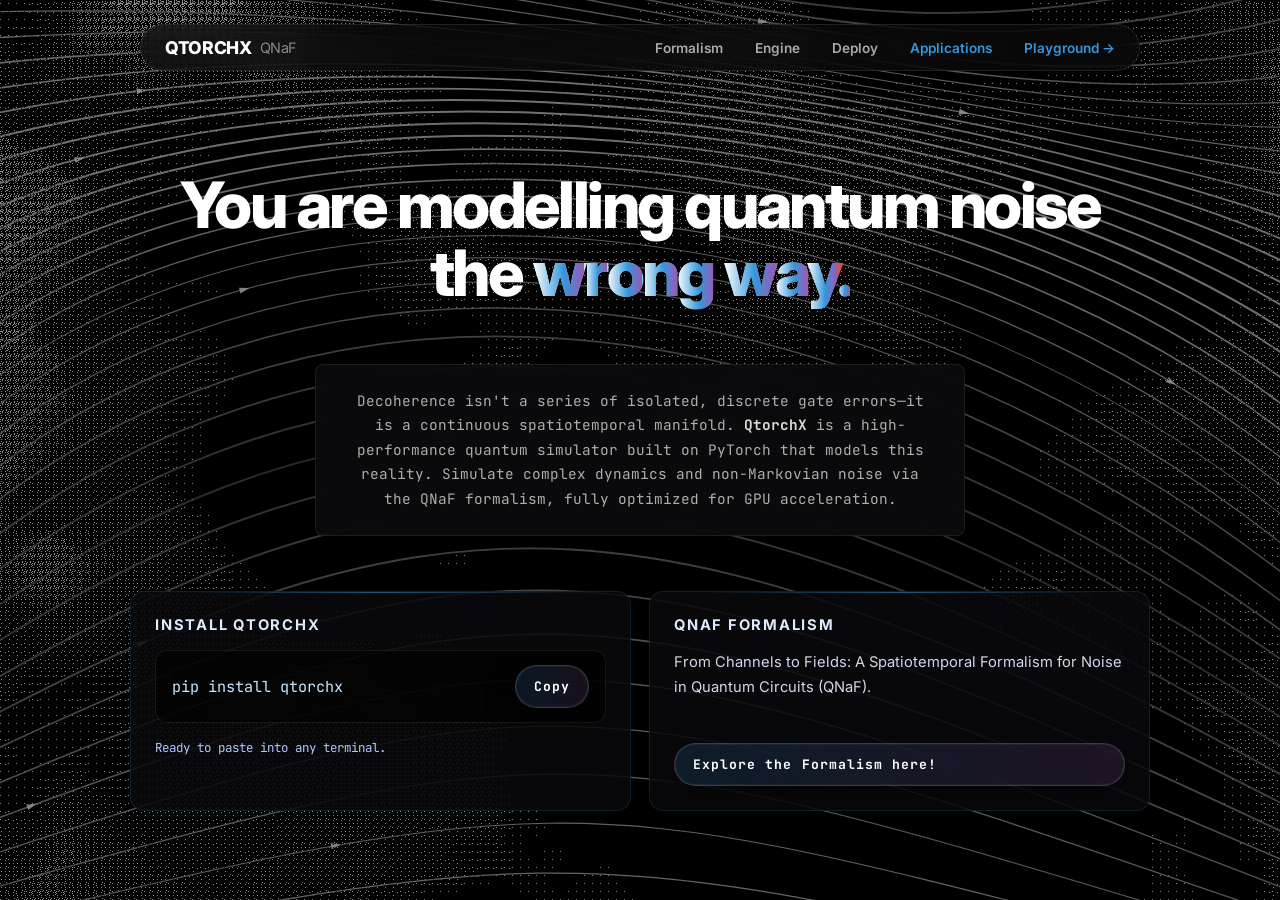
<file: static/index.html>
<!DOCTYPE html>
<html lang="en">
<head>
    <meta charset="UTF-8">
    <meta name="viewport" content="width=device-width, initial-scale=1.0">
    <title>QtorchX - The QNaF Engine</title>
    <link href="https://fonts.googleapis.com/css2?family=Inter:wght@100..900&family=JetBrains+Mono:wght@400;700&display=swap" rel="stylesheet">
    <link rel="stylesheet" href="variable-proximity.css">
    
    <style>
        *, *::before, *::after { box-sizing: border-box; }
 
        body, html {
            margin: 0; padding: 0;
            background: #000;
            overflow: hidden;
            font-family: 'Inter', sans-serif;
            color: #fff;
        }
 
        #smoke-canvas {
            position: fixed; top: 0; left: 0;
            width: 100vw; height: 100vh;
            z-index: 0; pointer-events: none;
        }
        #field-canvas {
            position: fixed; top: 0; left: 0;
            width: 100vw; height: 100vh;
            z-index: 1; pointer-events: none;
            mix-blend-mode: difference;
        }
        #bg-overlay {
            position: fixed; inset: 0;
            background: rgba(0, 0, 0, 0.45);
            z-index: 2; pointer-events: none;
        }

        /* ── NAVBAR ── */
        .nav-container {
            position: fixed; top: 24px; left: 50%; transform: translateX(-50%);
            z-index: 100; width: 90%; max-width: 1000px;
            display: flex; justify-content: space-between; align-items: center;
            background: rgba(10,10,12,0.6);
            backdrop-filter: blur(12px); -webkit-backdrop-filter: blur(12px);
            border: 1px solid rgba(255,255,255,0.1);
            padding: 12px 24px; border-radius: 50px;
        }
        .brand { font-weight: 800; font-size: 1.1rem; letter-spacing: -0.02em; display: flex; align-items: center; gap: 8px; }
        .brand span { font-weight: 400; color: #888; font-size: 0.9rem; }
        .nav-links { display: flex; gap: 32px; }
        .nav-links a { color: #aaa; text-decoration: none; font-size: 0.85rem; font-weight: 600; transition: color 0.2s; }
        .nav-links a:hover { color: #fff; }
 
        /* ── SNAP SCROLL ── */
        .snap-container {
            position: absolute; top: 0; left: 0;
            width: 100vw; height: 100vh;
            z-index: 10;
            overflow-y: scroll; overflow-x: hidden;
            scroll-snap-type: y mandatory;
            scroll-behavior: smooth;
        }
 
        /* Each section is a hard viewport box — nothing escapes */
        .section {
            width: 100vw;
            height: 100vh;
            scroll-snap-align: start;
            scroll-snap-stop: always;
            display: flex;
            flex-direction: column;
            justify-content: center;
            align-items: center;
            position: relative;
            background: transparent;
            overflow: hidden;
        }
 
        /* ── S1: HERO ── */
        .hero-title {
            font-size: clamp(2.5rem, 5vw, 5.5rem);
            padding: 82px 32px 18px;
            font-weight: 800; letter-spacing: -0.04em; line-height: 1.05;
            text-align: center; margin: 0; z-index: 2;
        }
        .inverse-text { color: #fff; mix-blend-mode: difference; }
        .gradient-text {
            background: linear-gradient(90deg, #fff 0%, #3498db 60%, #e74c3c 100%);
            -webkit-background-clip: text; -webkit-text-fill-color: transparent;
            display: inline-block;
        }
        .hero-subtext {
            font-family: 'JetBrains Mono', monospace;
            color: rgba(255,255,255,0.67);
            max-width: 650px; text-align: center; margin-top: 2.5rem;
            font-size: 0.9rem; line-height: 1.7; z-index: 2;
            background: rgba(12,12,15,0.85);
            backdrop-filter: blur(8px); -webkit-backdrop-filter: blur(8px);
            border: 1px solid rgba(255,255,255,0.08);
            padding: 24px 32px; border-radius: 8px;
        }
        .hero-subtext strong { color: rgba(255, 255, 255, 0.85); font-weight: 700; }

        .hero-grid {
            display: grid;
            grid-template-columns: repeat(2, minmax(0, 1fr));
            gap: 18px;
            width: min(100%, 1020px);
            margin-top: 2.5rem;
        }
        .hero-box {
            background: rgba(10,10,13,0.85);
            border: 1px solid rgba(52,152,219,0.15);
            border-radius: 14px;
            padding: 24px;
            display: flex;
            flex-direction: column;
            gap: 16px;
            min-height: 220px;
            position: relative;
            overflow: hidden;
            transition: border-color 0.4s ease;
        }
        .hero-box:hover {
            border-color: rgba(52,152,219,0.45);
        }
        .hero-box::before {
            content: '';
            position: absolute;
            top: 0; left: 10%; right: 10%; height: 1px;
            background: linear-gradient(90deg, transparent, rgba(52,152,219,0.55), transparent);
        }
        .hero-box-head {
            font-size: 0.92rem;
            font-weight: 700;
            letter-spacing: 0.12em;
            text-transform: uppercase;
            color: #dfe9ff;
            margin: 0;
        }
        .install-box {
            display: flex;
            align-items: center;
            justify-content: space-between;
            gap: 12px;
            background: rgba(0,0,0,0.55);
            border: 1px solid rgba(255,255,255,0.08);
            border-radius: 12px;
            padding: 14px 16px;
        }
        .install-code {
            font-family: 'JetBrains Mono', monospace;
            font-size: 0.95rem;
            color: #c8e7ff;
            overflow-x: auto;
            white-space: nowrap;
        }
        .copy-btn {
            /* The Purple to Blue Glass Base */
            background: linear-gradient(90deg, rgba(52, 152, 219, 0.15), rgba(155, 89, 182, 0.15));
            backdrop-filter: blur(12px);
            -webkit-backdrop-filter: blur(12px);
            
            /* The Glass Edges & Depth */
            border: 1px solid rgba(255, 255, 255, 0.15);
            box-shadow: 0 8px 32px 0 rgba(0, 0, 0, 0.3), inset 0 0 0 1px rgba(255, 255, 255, 0.05);

            /* Typography & Spacing (Kept from your original) */
            color: #fff;
            font-family: 'JetBrains Mono', monospace;
            font-size: 0.82rem;
            font-weight: 700;
            letter-spacing: 0.08em;
            padding: 12px 18px;
            border-radius: 999px;
            cursor: pointer;
            transition: all 0.3s ease; /* Changed to 'all' to animate the glow and border */
        }

        /* The Hover Glow-Up */
        .copy-btn:hover {
            background: linear-gradient(90deg, rgba(52, 152, 219, 0.25), rgba(155, 89, 182, 0.25));
            border-color: rgba(255, 255, 255, 0.3);
            box-shadow: 0 8px 32px 0 rgba(155, 89, 182, 0.2), inset 0 0 0 1px rgba(255, 255, 255, 0.1);
            transform: translateY(-2px);
        }
        
        /* Optional: Active/Click State */
        .copy-btn:active {
            transform: translateY(0px);
            background: linear-gradient(90deg, rgba(52, 152, 219, 0.3), rgba(155, 89, 182, 0.3));
        }
        .copy-feedback {
            font-family: 'JetBrains Mono', monospace;
            font-size: 0.78rem;
            color: #b0c8ff;
            margin: 0;
        }
        .pdf-card-desc {
            color: #d1d8ea;
            line-height: 1.75;
            font-size: 0.92rem;
            margin: 0;
            flex: 1;
        }
        .pdf-card-link {
            /* The Purple to Blue Glass Base */
            background: linear-gradient(90deg, rgba(52, 152, 219, 0.15), rgba(155, 89, 182, 0.15));
            backdrop-filter: blur(12px);
            -webkit-backdrop-filter: blur(12px);
            
            /* The Glass Edges & Depth */
            border: 1px solid rgba(255, 255, 255, 0.15);
            box-shadow: 0 8px 32px 0 rgba(0, 0, 0, 0.3), inset 0 0 0 1px rgba(255, 255, 255, 0.05);

            /* Typography & Spacing (Kept from your original) */
            color: #fff;
            font-family: 'JetBrains Mono', monospace;
            text-decoration: none;
            font-size: 0.82rem;
            font-weight: 700;
            letter-spacing: 0.08em;
            padding: 12px 18px;
            border-radius: 999px;
            cursor: pointer;
            transition: all 0.3s ease; /* Changed to 'all' to animate the glow and border */
        }

        /* The Hover Glow-Up */
        .pdf-card-link:hover {
            background: linear-gradient(90deg, rgba(52, 152, 219, 0.25), rgba(155, 89, 182, 0.25));
            border-color: rgba(255, 255, 255, 0.3);
            box-shadow: 0 8px 32px 0 rgba(155, 89, 182, 0.2), inset 0 0 0 1px rgba(255, 255, 255, 0.1);
            transform: translateY(-2px);
        }
        
        /* Optional: Active/Click State */
        .pdf-card-link:active {
            transform: translateY(0px);
            background: linear-gradient(90deg, rgba(52, 152, 219, 0.3), rgba(155, 89, 182, 0.3));
        }

        @media (max-width: 900px) {
            .hero-grid { grid-template-columns: 1fr; }
            .install-box { flex-direction: column; align-items: stretch; }
            .pdf-card-link{ width: 100%; }
        }

        /* ══════════════════════════════════════════
           S2 LAYOUT — the trick:
 
           .s2-inner fills the entire section height.
           padding-top clears the navbar.
           .arena uses flex:1 + min-height:0 so it
           absorbs all remaining space without ever
           pushing past the section boundary.
        ══════════════════════════════════════════ */
 
        .s2-inner {
            width: 100%;
            height: 100%;              /* fill the section */
            max-width: 1100px;
            padding: 82px 32px 18px;  /* top = navbar(72px) + gap */
 
            display: flex;
            flex-direction: column;
            align-items: center;
            min-height: 0;             /* allow inner flex children to compress */
            z-index: 2;
        }
 
        /* Header text — fixed, never grows */
        .s2-kicker {
            font-family: 'JetBrains Mono', monospace;
            font-size: 0.67rem; letter-spacing: 0.18em;
            text-transform: uppercase; color: #777;
            margin-bottom: 7px; text-align: center;
            flex-shrink: 0;
        }
        .s2-title {
            font-size: clamp(1.45rem, 2.5vw, 2.4rem);
            font-weight: 800; letter-spacing: -0.04em; line-height: 1.0;
            text-align: center; margin: 0 0 7px;
            flex-shrink: 0;
        }
        .s2-title .dim   { color: #fff; }
        .s2-title .accent {
            background: linear-gradient(90deg, #e74c3c, #c0392b);
            -webkit-background-clip: text; -webkit-text-fill-color: transparent;
        }
        .s2-sub {
            font-family: 'JetBrains Mono', monospace;
            font-size: 0.73rem; color: #bbb;
            max-width: 500px; line-height: 1.6;
            text-align: center; margin-bottom: 10px;
            flex-shrink: 0;
        }
        .s2-sub strong { color: #ccc; }
 
        .s2-divider {
            width: 1px; height: 16px;
            background: linear-gradient(to bottom, transparent, #2a2a2a, transparent);
            margin-bottom: 10px;
            flex-shrink: 0;
        }
 
        /* Arena absorbs all remaining vertical space */
        .arena {
            display: grid;
            grid-template-columns: 1fr 42px 1fr;
            width: 100%;
            flex: 1;        /* grow to fill */
            min-height: 0;  /* shrink below content if needed */
            align-items: stretch;
        }
 
        /* Cards fill arena height, clip internally */
        .card {
            border-radius: 14px;
            padding: 18px 22px 16px;
            display: flex;
            flex-direction: column;
            position: relative;
            overflow: hidden;
            min-height: 0;
            background: rgba(10,10,13,0.85);
            transition: border-color 0.4s ease;
        }
        .card::before {
            content: '';
            position: absolute;
            top: 0; left: 10%; right: 10%; height: 1px;
        }
        .card-legacy { border: 1px solid rgba(231,76,60,0.15); }
        .card-legacy::before { background: linear-gradient(90deg,transparent,rgba(231,76,60,0.5),transparent); }
        .card-legacy:hover { border-color: rgba(231,76,60,0.4); }
        .card-qtorch { border: 1px solid rgba(52,152,219,0.15); }
        .card-qtorch::before { background: linear-gradient(90deg,transparent,rgba(52,152,219,0.55),transparent); }
        .card-qtorch:hover { border-color: rgba(52,152,219,0.45); }
 
        .card-tag {
            font-family: 'JetBrains Mono', monospace;
            font-size: 0.62rem; letter-spacing: 0.14em;
            text-transform: uppercase; margin-bottom: 5px;
            flex-shrink: 0;
        }
        .tag-red  { color: #e74c3c; }
        .tag-blue { color: #3498db; }
 
        .card-title {
            font-size: 1.2rem; font-weight: 700;
            letter-spacing: -0.03em; line-height: 1.1;
            margin-bottom: 8px;
            flex-shrink: 0;
        }
        .title-red {
            background: linear-gradient(110deg, #fff 0%, #e74c3c 55%, #90160a 100%);
            -webkit-background-clip: text; -webkit-text-fill-color: transparent; display: block;
        }
        .title-blue {
            background: linear-gradient(110deg, #fff 0%, #3498db 55%, #e74c3c 100%);
            -webkit-background-clip: text; -webkit-text-fill-color: transparent; display: block;
        }
 
        /* Description: grows to push vis to bottom, clips rather than overflows card */
        .card-desc {
            font-size: 0.79rem; color: #999; line-height: 1.65;
            margin-bottom: 12px;
            flex: 1;
            min-height: 0;
            overflow: hidden;
        }
        .card-desc strong { color: #ccc; font-weight: 600; }
 
        /* Vis stage: always 108px, never grows */
        .vis-stage {
            position: relative;
            width: 100%; height: 108px;
            background: #050507;
            border: 1px solid rgba(255,255,255,0.06);
            border-radius: 8px;
            overflow: hidden;
            flex-shrink: 0;
        }
 
        /* Gate viz */
        .gate-track {
            position: absolute; top: 50%; left: 0; right: 0;
            height: 1px; background: rgba(255,255,255,0.1);
            transform: translateY(-50%);
        }
        .gate-row { position: absolute; inset: 0; display: flex; align-items: center; }
        .gate-group {
            flex: 1; display: flex; align-items: center;
            justify-content: center; position: relative; height: 100%;
        }
        .gate-sq {
            width: 16px; height: 16px;
            border: 1px solid rgba(255,255,255,0.15); border-radius: 3px;
            position: absolute; top: 50%; transform: translateY(-50%);
            display: flex; align-items: center; justify-content: center;
        }
        .gate-sq span {
            font-family: 'JetBrains Mono', monospace;
            font-size: 7px; color: rgba(255,255,255,0.3);
        }
        .noise-spike {
            position: absolute; width: 2px; border-radius: 1px;
            background: #e74c3c; top: 50%; left: 50%;
            transform: translateX(-50%) translateY(-50%);
            opacity: 0; height: 0;
        }
        .error-burst {
            position: absolute; width: 32px; height: 32px;
            border-radius: 50%; border: 1px solid rgba(231,76,60,0.65);
            top: 50%; left: 50%;
            transform: translate(-50%,-50%) scale(0); opacity: 0;
        }
        .vis-label {
            position: absolute; bottom: 7px; right: 9px;
            font-family: 'JetBrains Mono', monospace;
            font-size: 0.6rem; letter-spacing: 0.08em;
        }
        .vis-label-red  { color: rgba(231,76,60,0.4); }
        .vis-label-blue { color: rgba(52,152,219,0.45); }
        #phi-canvas { position: absolute; inset: 0; width: 100%; height: 100%; }
 
        /* VS column */
        .vs-col {
            display: flex; flex-direction: column;
            align-items: center; justify-content: center;
            gap: 12px; padding: 0 4px;
        }
        .vs-line {
            width: 1px; flex: 1;
            background: linear-gradient(to bottom,transparent,#222 30%,#222 70%,transparent);
        }
        .vs-badge {
            font-family: 'JetBrains Mono', monospace;
            font-size: 0.58rem; color: #323232; letter-spacing: 0.1em;
            writing-mode: vertical-lr; transform: rotate(180deg);
        }
 
        /* Stat row — fixed, shrinks nothing above it */
        .stat-row {
            display: grid; grid-template-columns: repeat(3,1fr);
            gap: 9px; width: 100%; margin-top: 9px;
            flex-shrink: 0;
        }
        .stat-card {
            background: rgba(10,10,13,0.55);
            border: 1px solid rgba(255,255,255,0.05);
            border-radius: 10px; padding: 11px 14px;
            display: flex; flex-direction: column; gap: 3px;
            transition: border-color 0.3s;
        }
        .stat-card:hover { border-color: rgba(255,255,255,0.1); }
        .stat-label {
            font-family: 'JetBrains Mono', monospace;
            font-size: 0.58rem; letter-spacing: 0.1em;
            color: #aaa; text-transform: uppercase;
        }
        .stat-value {
            font-size: 0.95rem; font-weight: 800; letter-spacing: -0.03em;
            background: linear-gradient(90deg,#fff 0%,#3498db 100%);
            -webkit-background-clip: text; -webkit-text-fill-color: transparent;
        }
        .stat-note { font-size: 0.68rem; color: #bbb; line-height: 1.45; }
 
        /* ── S3 / S4 SHARED INNER ── */
        .s3-inner, .s4-inner {
            width: 100%; height: 100%; max-width: 1100px;
            padding: 82px 32px 18px;
            display: flex; flex-direction: column; align-items: center;
            min-height: 0; z-index: 2;
        }

        /* ── S3: CHANNEL GRID ── */
        .channel-grid {
            display: grid; grid-template-columns: repeat(3,1fr);
            gap: 8px; width: 100%; flex: 1; min-height: 0; align-items: stretch;
        }
        .ch-card {
            border-radius: 12px; padding: 14px 16px;
            display: flex; flex-direction: column;
            position: relative; overflow: hidden; min-height: 0;
            background: rgba(10,10,13,0.85); transition: border-color 0.35s;
        }
        .ch-card::before {
            content: ''; position: absolute;
            top: 0; left: 10%; right: 10%; height: 1px;
        }
        .ch-0 { border: 1px solid rgba(52,152,219,0.18); }
        .ch-0::before { background: linear-gradient(90deg,transparent,rgba(52,152,219,0.5),transparent); }
        .ch-0:hover { border-color: rgba(52,152,219,0.4); }
        .ch-1 { border: 1px solid rgba(52,152,219,0.1); }
        .ch-1::before { background: linear-gradient(90deg,transparent,rgba(52,152,219,0.25),transparent); }
        .ch-1:hover { border-color: rgba(52,152,219,0.28); }
        .ch-2 { border: 1px solid rgba(231,76,60,0.15); }
        .ch-2::before { background: linear-gradient(90deg,transparent,rgba(231,76,60,0.4),transparent); }
        .ch-2:hover { border-color: rgba(231,76,60,0.38); }
        .ch-3 { border: 1px solid rgba(231,76,60,0.15); }
        .ch-3::before { background: linear-gradient(90deg,transparent,rgba(231,76,60,0.4),transparent); }
        .ch-3:hover { border-color: rgba(231,76,60,0.38); }
        .ch-4 { border: 1px solid rgba(46,204,113,0.12); }
        .ch-4::before { background: linear-gradient(90deg,transparent,rgba(46,204,113,0.35),transparent); }
        .ch-4:hover { border-color: rgba(46,204,113,0.32); }
        .ch-5 { border: 1px solid rgba(255,255,255,0.07); }
        .ch-5::before { background: linear-gradient(90deg,transparent,rgba(255,255,255,0.15),transparent); }
        .ch-5:hover { border-color: rgba(255,255,255,0.14); }

        .ch-idx {
            font-family: 'JetBrains Mono', monospace;
            font-size: 0.58rem; letter-spacing: 0.1em;
            text-transform: uppercase; margin-bottom: 4px; flex-shrink: 0;
        }
        .ch-name {
            font-size: 1.0rem; font-weight: 700;
            letter-spacing: -0.03em; line-height: 1.1;
            margin-bottom: 5px; flex-shrink: 0;
        }
        .ch-eq {
            font-family: 'JetBrains Mono', monospace;
            font-size: 0.62rem; color: #bbb; margin-bottom: 6px; flex-shrink: 0;
        }
        .ch-desc {
            font-size: 0.72rem; color: #999; line-height: 1.6;
            flex: 1; min-height: 0; overflow: hidden;
        }
        .ch-desc strong { color: #ccc; }

        /* ── S4: DEPLOY SPLIT ── */
        .deploy-split {
            display: grid; grid-template-columns: 1fr 1fr;
            gap: 10px; width: 100%; flex: 1; min-height: 0;
        }
        .deploy-card {
            border-radius: 14px; padding: 18px 22px 16px;
            display: flex; flex-direction: column;
            position: relative; overflow: hidden; min-height: 0;
            background: rgba(10,10,13,0.85);
        }
        .deploy-card::before {
            content: ''; position: absolute;
            top: 0; left: 10%; right: 10%; height: 1px;
        }
        .deploy-card-code { border: 1px solid rgba(52,152,219,0.15); }
        .deploy-card-code::before { background: linear-gradient(90deg,transparent,rgba(52,152,219,0.5),transparent); }
        .deploy-card-bench { border: 1px solid rgba(231,76,60,0.15); }
        .deploy-card-bench::before { background: linear-gradient(90deg,transparent,rgba(231,76,60,0.45),transparent); }

        .code-pre {
            flex: 1; min-height: 0; overflow-y: auto;
            background: rgba(0,0,0,0.55);
            border: 1px solid rgba(255,255,255,0.06);
            border-radius: 8px; margin: 0;
            font-family: 'JetBrains Mono', monospace;
            font-size: 0.68rem; line-height: 1.85;
            padding: 12px 16px; color: #aaa;
            scrollbar-width: thin; scrollbar-color: #222 transparent;
        }
        .c-kw  { color: #e74c3c; }
        .c-fn  { color: #3498db; }
        .c-str { color: #2ecc71; }
        .c-cmt { color: #666; font-style: italic; }
        .c-num { color: #e74c3c; }

        .bench-table {
            flex: 1; min-height: 0; overflow: hidden;
            display: flex; flex-direction: column; gap: 0;
        }
        .bench-header, .bench-row {
            display: grid;
            grid-template-columns: 1.4fr 0.9fr 0.9fr 0.9fr;
            padding: 6px 2px; align-items: center;
        }
        .bench-header { border-bottom: 1px solid rgba(255,255,255,0.1); margin-bottom: 2px; }
        .bench-header span {
            font-family: 'JetBrains Mono', monospace;
            font-size: 0.56rem; color: #777;
            letter-spacing: 0.08em; text-transform: uppercase;
        }
        .bench-row { border-bottom: 1px solid rgba(255,255,255,0.04); }
        .bench-row span { font-family: 'JetBrains Mono', monospace; font-size: 0.7rem; color: #888; }
        .bench-row .bcircuit { color: #888; font-weight: 700; }
        .bench-row .bpass { color: #2ecc71; }
        .bench-row .bfail { color: #e74c3c; }
        .bench-row .tvdpass { color: #3498db; }
        .bench-row .tvdfail { color: #e74c3c; }
        .bench-note {
            font-family: 'JetBrains Mono', monospace;
            font-size: 0.62rem; color: #666; margin-top: 6px; line-height: 1.6; flex-shrink: 0;
        }
        .bench-note strong { color: #999; }

        .stat-card-cta {
            background: rgba(52,152,219,0.06) !important;
            border: 1px solid rgba(52,152,219,0.2) !important;
            text-decoration: none; cursor: pointer;
        }
        .stat-card-cta:hover {
            border-color: rgba(52,152,219,0.45) !important;
            background: rgba(52,152,219,0.12) !important;
        }
        .stat-arrow {
            font-size: 0.95rem; font-weight: 800; letter-spacing: -0.03em; color: #3498db;
        }

        /* Keyframes */
        @keyframes spikeAnim {
            0%   { opacity:0; height:0; }
            10%  { opacity:1; height:34px; }
            35%  { opacity:.8; height:26px; }
            55%  { opacity:1; height:38px; }
            70%  { opacity:0; height:0; }
            100% { opacity:0; }
        }
        @keyframes burstAnim {
            0%   { opacity:0; transform:translate(-50%,-50%) scale(0); }
            20%  { opacity:.85; transform:translate(-50%,-50%) scale(1); }
            70%  { opacity:0; transform:translate(-50%,-50%) scale(2.2); }
            100% { opacity:0; transform:translate(-50%,-50%) scale(2.2); }
        }
    </style>
</head>
<body>

    <canvas id="smoke-canvas"></canvas>
    <canvas id="field-canvas"></canvas>
    <div id="bg-overlay"></div>

    <div class="nav-container">
        <div class="brand">QTORCHX <span>QNaF</span></div>
        <div class="nav-links">
            <a href="#formalism">Formalism</a>
            <a href="#engine">Engine</a>
            <a href="#deploy">Deploy</a>
            <a href="real-world-applications.html" style="color:#3498db;">Applications</a>
            <a href="playground.html" style="color:#3498db;">Playground →</a>
        </div>
    </div>

    <div class="snap-container" id="scroll-container">
        
        <!-- ══ SECTION 1: HERO ══ -->
        <section class="section" id="hero">
            <h1 class="hero-title" data-proximity>
                <span class="inverse-text">You are modelling quantum noise</span><br>
                <span style="color:#fff">the </span><span class="gradient-text">wrong way.</span>
            </h1>
            <p class="hero-subtext">
    Decoherence isn't a series of isolated, discrete gate errors—it is a continuous spatiotemporal manifold. <strong>QtorchX</strong> is a high-performance quantum simulator built on PyTorch that models this reality. Simulate complex dynamics and non-Markovian noise via the QNaF formalism, fully optimized for GPU acceleration.
</p>
            <div class="hero-grid">
                <div class="hero-box">
                    <p class="hero-box-head">Install QtorchX</p>
                    <div class="install-box">
                        <code class="install-code" id="install-command">pip install qtorchx</code>
                        <button type="button" class="copy-btn" id="copy-install">Copy</button>
                    </div>
                    <p class="copy-feedback" id="copy-feedback">Ready to paste into any terminal.</p>
                </div>
                <div class="hero-box">
                    <p class="hero-box-head">QNaF Formalism</p>
                    <p class="pdf-card-desc">From Channels to Fields: A Spatiotemporal Formalism for Noise in Quantum Circuits (QNaF).</p>
                    <a class="pdf-card-link" href="https://zenodo.org/records/19184276" target="_blank" rel="noreferrer noopener">Explore the Formalism here!</a></div>
            </div>
        </section>

        <!-- ══ SECTION 2: REIMAGINED ══ -->
        <section class="section" id="formalism">
            <div class="s2-inner">
                <h2 class="s2-title">
                    <span class="dim">The limits of</span>
                    <span class="accent"> Discrete Injection.</span>
                </h2>
                <p class="s2-sub">
                    Standard engines treat decoherence as isolated gate errors.<br>
                    Real hardware experiences <strong>continuous, spatially-correlated noise</strong>.
                </p>

                <div class="s2-divider"></div>

                <div class="arena">

                    <!-- LEFT: Legacy -->
                    <div class="card card-legacy">
                        <p class="card-tag tag-red">Standard Model — IBM / Cirq</p>
                        <h3 class="card-title title-red">Markovian<br>Overlays</h3>
                        <p class="card-desc">
                            Noise is injected as <strong>discrete Gaussian depolarizing channels</strong> after gate execution.
                            Qubits are assumed independent — real spatial crosstalk and memory effects go unmodeled.
                            Each error event is a random, atomistic jolt, disconnected from its neighbors.
                        </p>
                        <div class="vis-stage" id="vis-legacy">
                            <div class="gate-track"></div>
                            <div class="gate-row" id="gate-row"></div>
                            <p class="vis-label vis-label-red">P(ε) ~ 𝒩(0, σ²)</p>
                        </div>
                    </div>

                    <!-- CENTER: VS -->
                    <div class="vs-col">
                        <div class="vs-line"></div>
                        <span class="vs-badge">VS</span>
                        <div class="vs-line"></div>
                    </div>

                    <!-- RIGHT: QtorchX -->
                    <div class="card card-qtorch">
                        <p class="card-tag tag-blue">QtorchX Formalism — QNaF</p>
                        <h3 class="card-title"><span class="title-blue">Spatiotemporal<br>Φ-Fields</span></h3>
                        <p class="card-desc">
                            QNaF maps the circuit into a <strong>continuous differentiable latent field Φ(x,t)</strong>.
                            Noise propagates fluidly across the tensor network via GPU-accelerated SDEs, naturally
                            modeling non-Markovian memory and spatially correlated cross-qubit errors.
                        </p>
                        <div class="vis-stage" id="vis-qtorch">
                            <canvas id="phi-canvas"></canvas>
                            <p class="vis-label vis-label-blue">Φ(x,t) ∈ ℝᵈ — SDE</p>
                        </div>
                    </div>

                </div><!-- /arena -->

                <!-- Stat row -->
                <div class="stat-row">
                    <div class="stat-card">
                        <p class="stat-label">Noise Correlation</p>
                        <p class="stat-value">Spatial</p>
                        <p class="stat-note">Cross-qubit interactions propagate via field topology, not Lindblad operators.</p>
                    </div>
                    <div class="stat-card">
                        <p class="stat-label">Memory Horizon</p>
                        <p class="stat-value">Non-Markovian</p>
                        <p class="stat-note">Historical bath states influence future evolution — no memoryless assumption.</p>
                    </div>
                    <div class="stat-card">
                        <p class="stat-label">Differentiability</p>
                        <p class="stat-value">End-to-End</p>
                        <p class="stat-note">Φ-field is fully differentiable — gradients flow through noise during training.</p>
                    </div>
                </div>

            </div>
        </section>

        <!-- ══ SECTION 3: ENGINE ══ -->
        <section class="section" id="engine">
            <div class="s3-inner">
<h2 class="s2-title">
    <span class="dim">The Φ-Field</span>
    <span style="background:linear-gradient(90deg,#3498db,#e74c3c);-webkit-background-clip:text;-webkit-text-fill-color:transparent;display:inline-block;"> Manifold.</span>
</h2>
<p class="s2-sub">
    QNaF decomposes decoherence into <strong>six coupled latent channels</strong> Φ ∈ ℝ⁶, each encoding a distinct physical mechanism. Field activity percentages from empirical decomposition.
</p>

<div class="s2-divider"></div>

<div class="channel-grid">

    <!-- Φ₁ — Memory (dominant: 59.7%) -->
    <div class="ch-card ch-0" style="border-color:rgba(52,152,219,0.3);">
        <div style="display:flex;justify-content:space-between;align-items:center;margin-bottom:4px;">
            <p class="ch-idx tag-blue" style="margin:0;">Φ₀ — Memory</p>
            <span style="font-family:'JetBrains Mono',monospace;font-size:0.6rem;color:#3498db;background:rgba(52,152,219,0.1);border:1px solid rgba(52,152,219,0.25);padding:2px 7px;border-radius:99px;">59.7%</span>
        </div>
        <div style="height:2px;background:rgba(255,255,255,0.06);border-radius:1px;margin-bottom:8px;flex-shrink:0;">
            <div style="height:100%;width:59.7%;background:linear-gradient(90deg,#3498db,#e74c3c);border-radius:1px;"></div>
        </div>
        <h3 class="ch-name"><span style="background:linear-gradient(110deg,#fff 0%,#3498db 80%);-webkit-background-clip:text;-webkit-text-fill-color:transparent;">Non-Markovian<br>Persistence</span></h3>
        <p class="ch-eq">Each qubit carries forward a decaying fraction of its own noise history into the next timestep.</p>
    </div>

    <!-- Φ₂ — Spatial Diffusion (16.5%) -->
    <div class="ch-card ch-1">
        <div style="display:flex;justify-content:space-between;align-items:center;margin-bottom:4px;">
            <p class="ch-idx tag-blue" style="margin:0;">Φ₁ — Diffusion</p>
            <span style="font-family:'JetBrains Mono',monospace;font-size:0.6rem;color:#3498db;background:rgba(52,152,219,0.07);border:1px solid rgba(52,152,219,0.18);padding:2px 7px;border-radius:99px;">16.5%</span>
        </div>
        <div style="height:2px;background:rgba(255,255,255,0.06);border-radius:1px;margin-bottom:8px;flex-shrink:0;">
            <div style="height:100%;width:16.5%;background:linear-gradient(90deg,#3498db,#5dade2);border-radius:1px;"></div>
        </div>
        <h3 class="ch-name"><span style="background:linear-gradient(110deg,#fff 0%,#3498db 80%);-webkit-background-clip:text;-webkit-text-fill-color:transparent;">Spatial<br>Diffusion</span></h3>
        <p class="ch-eq">High field activity on one qubit leaks into its neighbours through the hardware coupling graph.</p> </div>

    <!-- Φ₃ — Disturbance Propagation (13.6%) -->
    <div class="ch-card ch-2">
        <div style="display:flex;justify-content:space-between;align-items:center;margin-bottom:4px;">
            <p class="ch-idx tag-red" style="margin:0;">Φ₂ — Disturbance</p>
            <span style="font-family:'JetBrains Mono',monospace;font-size:0.6rem;color:#e74c3c;background:rgba(231,76,60,0.07);border:1px solid rgba(231,76,60,0.2);padding:2px 7px;border-radius:99px;">13.6%</span>
        </div>
        <div style="height:2px;background:rgba(255,255,255,0.06);border-radius:1px;margin-bottom:8px;flex-shrink:0;">
            <div style="height:100%;width:13.6%;background:linear-gradient(90deg,#e74c3c,#c0392b);border-radius:1px;"></div>
        </div>
        <h3 class="ch-name"><span style="background:linear-gradient(110deg,#fff 0%,#e74c3c 80%);-webkit-background-clip:text;-webkit-text-fill-color:transparent;">Disturbance<br>Propagation</span></h3>
        <p class="ch-eq">Each OP injects a burst proportional to its op cost, a Toffoli hits 8× harder than a H gate.</p></div>

    <!-- Φ₄ — Nonlocal Bleed (0.1%) -->
    <div class="ch-card ch-3">
        <div style="display:flex;justify-content:space-between;align-items:center;margin-bottom:4px;">
            <p class="ch-idx" style="color:#e74c3c;font-family:'JetBrains Mono',monospace;font-size:0.58rem;letter-spacing:0.1em;text-transform:uppercase;margin:0;">Φ₃ — Nonlocal Bleed</p>
            <span style="font-family:'JetBrains Mono',monospace;font-size:0.6rem;color:#e74c3c;background:rgba(231,76,60,0.07);border:1px solid rgba(231,76,60,0.2);padding:2px 7px;border-radius:99px;">0.1%</span>
        </div>
        <div style="height:2px;background:rgba(255,255,255,0.06);border-radius:1px;margin-bottom:8px;flex-shrink:0;">
            <div style="height:100%;width:0.1%;background:#e74c3c;border-radius:1px;min-width:3px;"></div>
        </div>
        <h3 class="ch-name"><span style="background:linear-gradient(110deg,#fff 0%,#e74c3c 80%);-webkit-background-clip:text;-webkit-text-fill-color:transparent;">Long-Range<br>Coupling</span></h3>
        <p class="ch-eq">Correlations reach across the device even without a direct gate connection, fading with graph distance.</p></div>

    <!-- Φ₅ — Nonlinear Saturation (4.8%) -->
    <div class="ch-card ch-4">
        <div style="display:flex;justify-content:space-between;align-items:center;margin-bottom:4px;">
            <p class="ch-idx" style="color:#2ecc71;font-family:'JetBrains Mono',monospace;font-size:0.58rem;letter-spacing:0.1em;text-transform:uppercase;margin:0;">Φ₄ — Saturation</p>
            <span style="font-family:'JetBrains Mono',monospace;font-size:0.6rem;color:#2ecc71;background:rgba(46,204,113,0.07);border:1px solid rgba(46,204,113,0.2);padding:2px 7px;border-radius:99px;">4.8%</span>
        </div>
        <div style="height:2px;background:rgba(255,255,255,0.06);border-radius:1px;margin-bottom:8px;flex-shrink:0;">
            <div style="height:100%;width:4.8%;background:linear-gradient(90deg,#2ecc71,#27ae60);border-radius:1px;"></div>
        </div>
        <h3 class="ch-name"><span style="background:linear-gradient(110deg,#fff 0%,#2ecc71 80%);-webkit-background-clip:text;-webkit-text-fill-color:transparent;">Nonlinear<br>Saturation</span></h3>
        <p class="ch-eq">A fully decohered qubit can't get worse, tanh clamps the energy so noise never diverges.</p></div>

    <!-- Φ₆ — Stochastic Kicks (5.4%) -->
    <div class="ch-card ch-5">
        <div style="display:flex;justify-content:space-between;align-items:center;margin-bottom:4px;">
            <p class="ch-idx" style="color:#555;font-family:'JetBrains Mono',monospace;font-size:0.58rem;letter-spacing:0.1em;text-transform:uppercase;margin:0;">Φ₅ — Stochastic</p>
            <span style="font-family:'JetBrains Mono',monospace;font-size:0.6rem;color:#888;background:rgba(255,255,255,0.04);border:1px solid rgba(255,255,255,0.1);padding:2px 7px;border-radius:99px;">5.4%</span>
        </div>
        <div style="height:2px;background:rgba(255,255,255,0.06);border-radius:1px;margin-bottom:8px;flex-shrink:0;">
            <div style="height:100%;width:5.4%;background:linear-gradient(90deg,#888,#555);border-radius:1px;"></div>
        </div>
        <h3 class="ch-name"><span style="background:linear-gradient(110deg,#fff 0%,#888 80%);-webkit-background-clip:text;-webkit-text-fill-color:transparent;">Stochastic<br>Kicks</span></h3>
        <p class="ch-eq">Random kicks that hit on active qubits than idle, pulse imperfections and noise never switched off.</p></div>

</div><!-- /channel-grid -->

<div class="stat-row">
    <div class="stat-card">
        <p class="stat-label">Full Update Rule</p>
        <p class="stat-value" style="font-size:0.72rem;">Reaction Diffusion Function </p>
        <p class="stat-note">Φᵢ(t+1) = tanh[(α−λ)Φ + λΦ(eq) + βΣK·Φⱼ + γG + μM + ρH + ση]</p>
    </div>
    <div class="stat-card">
        <p class="stat-label">Circuit-Adaptive Weighting</p>
        <p class="stat-value" style="font-size:0.72rem;">Coherent Digital Fingerprint</p>
        <p class="stat-note">Same W matrix: Memory 60.2% on Teleportation → Disturbance 57.2% on QFT. Field self-reorganises from gate topology alone.</p>
    </div>
    <div class="stat-card">
        <p class="stat-label">Decoherence Map</p>
        <p class="stat-value">Converting Phi Field into Actual Noise</p>
        <p class="stat-note">softmax(WΦ+b). Pauli hierarchy stable across circuits: Z≈65%, X≈22%, Y≈13%.</p>
    </div>
</div>
            </div>
        </section>

        <!-- ══ SECTION 4: DEPLOY ══ -->
        <section class="section" id="deploy">
            <div class="s4-inner">

                <p class="s2-kicker">Benchmarks & Integration / Section 04</p>
                <h2 class="s2-title">
                    <span class="dim">From Field to</span>
                    <span style="background:linear-gradient(90deg,#e74c3c,#3498db);-webkit-background-clip:text;-webkit-text-fill-color:transparent;display:inline-block;"> Circuit.</span>
                </h2>
                <p class="s2-sub">
                    Drop-in PyTorch API. Validated against <strong>Qiskit Aer</strong> on Bell, GHZ, and QFT benchmarks.
                </p>

                <div class="s2-divider"></div>

                <div class="deploy-split">

                    <!-- LEFT: Code -->
                    <div class="deploy-card deploy-card-code">
    <p class="card-tag tag-blue" style="flex-shrink:0;margin-bottom:8px;">Python API</p>
    <pre class="code-pre"><span class="c-cmt"># 1. Build the circuit topology</span>
<span class="c-kw">import</span> torch
<span class="c-kw">from</span> qtorchx.core.primitives <span class="c-kw">import</span> <span class="c-fn">Circuit</span>, <span class="c-fn">Gate</span>
<span class="c-kw">from</span> qtorchx.noise.qnaf <span class="c-kw">import</span> <span class="c-fn">PhiManifoldExtractor</span>
<span class="c-kw">from</span> qtorchx.core.backend <span class="c-kw">import</span> <span class="c-fn">QtorchBackend</span>

circuit = <span class="c-fn">Circuit</span>(num_qubits=<span class="c-num">128</span>)
circuit.<span class="c-fn">add</span>(<span class="c-fn">Gate</span>(<span class="c-str">"H"</span>, qubits=[<span class="c-num">0</span>], t=<span class="c-num">0</span>))
circuit.<span class="c-fn">add</span>(<span class="c-fn">Gate</span>(<span class="c-str">"CNOT"</span>, qubits=[<span class="c-num">0</span>, <span class="c-num">1</span>], t=<span class="c-num">1</span>))

<span class="c-cmt"># 2. Define a Learnable Decoherence Map (DPM)</span>
<span class="c-cmt"># Maps the 6D latent Φ-field to Pauli error probabilities.</span>
DPM = torch.<span class="c-fn">randn</span>(<span class="c-num">3</span>, <span class="c-num">6</span>, device=<span class="c-str">"cuda"</span>, requires_grad=<span class="c-kw">True</span>)
BPO = torch.<span class="c-fn">zeros</span>(<span class="c-num">3</span>, device=<span class="c-str">"cuda"</span>, requires_grad=<span class="c-kw">True</span>)

<span class="c-cmt"># 3. Extract the Continuous Spatiotemporal Φ-Field</span>
extractor = <span class="c-fn">PhiManifoldExtractor</span>(circuit, DPM, BPO, device=<span class="c-str">"cuda"</span>)
phi_manifold = extractor.<span class="c-fn">GetManifold</span>()  <span class="c-cmt"># Shape: (6, 128, T)</span>
noisy_circuit = extractor.<span class="c-fn">annotate_circuit</span>()

<span class="c-cmt"># 4. Execute GPU-Accelerated Simulation</span>
backend = <span class="c-fn">QtorchBackend</span>(circuit=noisy_circuit, simulate_with_noise=<span class="c-kw">True</span>)
statevector = backend.<span class="c-fn">get_final_statevector</span>()

<span class="c-cmt"># 5. Gradients flow natively through the noise manifold!</span>
loss = <span class="c-fn">compute_fidelity</span>(statevector, target_state)
loss.<span class="c-fn">backward</span>()

<span class="c-fn">print</span>(<span class="c-str">f"∇ DPM gradients computed: {</span>DPM.grad <span class="c-kw">is not None</span><span class="c-str">}"</span>)</pre>
</div>

                    <!-- RIGHT: Benchmarks -->
                    <div class="deploy-card deploy-card-bench">
                        <p class="card-tag" style="color:#e74c3c;flex-shrink:0;margin-bottom:8px;font-family:'JetBrains Mono',monospace;font-size:0.62rem;letter-spacing:0.14em;text-transform:uppercase;">Benchmark Results vs Qiskit Aer</p>
                        <div class="bench-table">
                            <div class="bench-header">
                                <span>Circuit</span>
                                <span>F(QNaF)</span>
                                <span>F(Aer)</span>
                                <span>TVD</span>
                            </div>
                            <div class="bench-row">
                                <span class="bcircuit">Bell (2Q)</span>
                                <span class="bpass">0.9980</span>
                                <span>0.9941</span>
                                <span class="tvdpass">0.0095 ✓</span>
                            </div>
                            <div class="bench-row">
                                <span class="bcircuit">GHZ (3Q)</span>
                                <span class="bpass">0.9974</span>
                                <span>0.9867</span>
                                <span class="tvdpass">0.0214 ✓</span>
                            </div>
                            <div class="bench-row">
                                <span class="bcircuit">3Q-QFT</span>
                                <span class="bpass">0.9999</span>
                                <span>0.9997</span>
                                <span class="tvdpass">0.0272 ✓</span>
                            </div>
                            <div class="bench-row">
                                <span class="bcircuit">Deep Rand</span>
                                <span class="bfail">0.8917</span>
                                <span>0.9952</span>
                                <span class="tvdfail">0.2684 ✗</span>
                            </div>
                            <p class="bench-note">TVD threshold: <strong>0.03</strong>. Deep Random requires per-device calibration of σᵢ noise weights.</p>
                        </div>
                    </div>

                </div><!-- /deploy-split -->

                <div class="stat-row">
                    <div class="stat-card">
                        <p class="stat-label">Bell Fidelity</p>
                        <p class="stat-value">99.80%</p>
                        <p class="stat-note">+0.39pp over Aer baseline. Non-Markovian correlation captured in Φ₁ memory channel.</p>
                    </div>
                    <div class="stat-card">
                        <p class="stat-label">Pauli Hierarchy</p>
                        <p class="stat-value">Z ≈ 65%</p>
                        <p class="stat-note">DPM output: Z:65% / X:22% / Y:13% — matches hardware characterization data.</p>
                    </div>
                    <a href="playground.html" class="stat-card stat-card-cta">
                        <p class="stat-label">Interactive Playground</p>
                        <p class="stat-arrow">Launch Engine →</p>
                        <p class="stat-note">Build circuits, enable QNaF noise, inspect the live Φ-field.</p>
                    </a>
                </div>

            </div>
        </section>

    </div><!-- /snap-container -->


    <!-- WebGL shader source -->
    <script type="x-shader/x-fragment" id="fs">
        precision highp float;
        uniform float u_time;
        uniform vec2 u_resolution;
        float random (in vec2 _st) { return fract(sin(dot(_st.xy, vec2(12.9898,78.233))) * 43758.5453123); }
        float noise (in vec2 _st) {
            vec2 i = floor(_st); vec2 f = fract(_st);
            float a = random(i); float b = random(i + vec2(1.0, 0.0));
            float c = random(i + vec2(0.0, 1.0)); float d = random(i + vec2(1.0, 1.0));
            vec2 u = f * f * (3.0 - 2.0 * f);
            return mix(a, b, u.x) + (c - a) * u.y * (1.0 - u.x) + (d - b) * u.x * u.y;
        }
        #define NUM_OCTAVES 5
        float fbm ( in vec2 _st ) {
            float v = 0.0; float a = 0.5; vec2 shift = vec2(100.0);
            mat2 rot = mat2(cos(0.5), sin(0.5), -sin(0.5), cos(0.5));
            for (int i = 0; i < NUM_OCTAVES; ++i) { v += a * noise(_st); _st = rot * _st * 2.0 + shift; a *= 0.5; }
            return v;
        }
        float dither8x8(vec2 uv, float brightness) {
            int x = int(mod(uv.x, 8.0)); int y = int(mod(uv.y, 8.0));
            float limit = fract(sin(dot(vec2(float(x), float(y)), vec2(12.9898, 78.233))) * 43758.5453);
            return brightness > limit ? 1.0 : 0.0;
        }
        void main() {
            vec2 st = gl_FragCoord.xy / u_resolution.xy; st.x *= u_resolution.x / u_resolution.y;
            vec2 v = vec2(-0.15, -0.2) * u_time; vec2 p = st * 3.0 + v;
            float q = fbm(p + vec2(0.0));
            float r = fbm(p + 1.0 * q + vec2(1.7, 9.2) + 0.15 * u_time * 0.5);
            float f = fbm(p + r);
            float smoke = smoothstep(0.3867, 0.9, f); smoke = pow(smoke, 1.5) * 0.5;
            float grain = dither8x8(gl_FragCoord.xy, smoke);
            gl_FragColor = vec4(vec3(grain), 1.0);
        }
    </script>

    <script>
        /* ─── SCROLL STATE ─── */
        const scrollContainer = document.getElementById('scroll-container');
        let currentScroll = 0, targetScroll = 0;
        scrollContainer.addEventListener('scroll', () => targetScroll = scrollContainer.scrollTop);

        /* ─── WEBGL SMOKE ─── */
        const sCanvas = document.getElementById('smoke-canvas');
        const gl = sCanvas.getContext('webgl');
        const vertSrc = `attribute vec2 position; void main() { gl_Position = vec4(position, 0.0, 1.0); }`;
        const fragSrc = document.getElementById('fs').text;
        const program = gl.createProgram();
        const createS = (t, s) => { const sh = gl.createShader(t); gl.shaderSource(sh, s); gl.compileShader(sh); return sh; };
        gl.attachShader(program, createS(gl.VERTEX_SHADER, vertSrc));
        gl.attachShader(program, createS(gl.FRAGMENT_SHADER, fragSrc));
        gl.linkProgram(program); gl.useProgram(program);
        const buffer = gl.createBuffer(); gl.bindBuffer(gl.ARRAY_BUFFER, buffer);
        gl.bufferData(gl.ARRAY_BUFFER, new Float32Array([-1,-1,1,-1,-1,1,-1,1,1,-1,1,1]), gl.STATIC_DRAW);
        const pos = gl.getAttribLocation(program, "position"); gl.enableVertexAttribArray(pos);
        gl.vertexAttribPointer(pos, 2, gl.FLOAT, false, 0, 0);
        const ut = gl.getUniformLocation(program, "u_time"), ur = gl.getUniformLocation(program, "u_resolution");

        /* ─── BEZIER FIELD CANVAS ─── */
        const fCanvas = document.getElementById('field-canvas');
        const ctx = fCanvas.getContext('2d');
        const numLines = 45;
        const arrowSeeds = Array.from({ length: numLines }, () => ({
            speed: 0.05 + Math.random() * 0.1, offset: Math.random() * 10, size: 3 + Math.random() * 3
        }));

        function resize() {
            const dpr = window.devicePixelRatio || 1;
            const w = window.innerWidth, h = window.innerHeight;
            sCanvas.width = fCanvas.width = w * dpr;
            sCanvas.height = fCanvas.height = h * dpr;
            ctx.scale(dpr, dpr);
        }
        window.addEventListener('resize', () => { resize(); resizePhi(); });
        resize();

        const getPt = (p0, p1, p2, p3, t) => {
            const iT = 1 - t;
            return Math.pow(iT,3)*p0 + 3*Math.pow(iT,2)*t*p1 + 3*iT*Math.pow(t,2)*p2 + Math.pow(t,3)*p3;
        };

        /* ─── LEGACY VISUALIZER ─── */
        const gateLabels = ['H','CX','T','RZ','S','CX','H'];
        const gateRow = document.getElementById('gate-row');
        const gateGroups = [];

        gateLabels.forEach(lbl => {
            const g = document.createElement('div');
            g.className = 'gate-group';
            const sq = document.createElement('div');
            sq.className = 'gate-sq';
            const sp = document.createElement('span');
            sp.textContent = lbl;
            sq.appendChild(sp);
            const spike = document.createElement('div');
            spike.className = 'noise-spike';
            const burst = document.createElement('div');
            burst.className = 'error-burst';
            g.appendChild(sq);
            g.appendChild(spike);
            g.appendChild(burst);
            gateRow.appendChild(g);
            gateGroups.push({ spike, burst });
        });

        function fireNoiseBurst() {
            const idx = Math.floor(Math.random() * gateGroups.length);
            const { spike, burst } = gateGroups[idx];
            const isUp = Math.random() > 0.5;
            spike.style.top    = isUp ? 'auto' : '50%';
            spike.style.bottom = isUp ? '50%'  : 'auto';
            spike.style.animation = 'none';
            burst.style.animation  = 'none';
            spike.style.opacity = '0';
            burst.style.opacity = '0';
            void spike.offsetWidth;
            void burst.offsetWidth;
            const dur = 0.55 + Math.random() * 0.4;
            spike.style.animation = `spikeAnim ${dur}s ease-out forwards`;
            burst.style.animation = `burstAnim ${dur}s ease-out forwards`;
            setTimeout(fireNoiseBurst, 280 + Math.random() * 680);
        }
        fireNoiseBurst();

        /* ─── PHI-FIELD VISUALIZER — dot lattice ─── */
        const phiCanvas = document.getElementById('phi-canvas');
        const pCtx = phiCanvas.getContext('2d');
        let phiW, phiH;

        function resizePhi() {
            const stage = document.getElementById('vis-qtorch');
            if (!stage) return;
            phiW = stage.clientWidth;
            phiH = stage.clientHeight;
            phiCanvas.width  = phiW;
            phiCanvas.height = phiH;
        }
        resizePhi();

        // smooth superposed trig field — same logic, keeps it coherent
        function phiAt(x, y, t) {
            return (
                Math.sin(x * 0.045 + t * 0.55) * Math.cos(y * 0.06 - t * 0.4) * 0.4 +
                Math.sin(x * 0.028 - t * 0.35 + 1.4) * Math.cos(y * 0.032 + t * 0.5) * 0.35 +
                Math.sin((x + y) * 0.022 + t * 0.45) * 0.15 +
                Math.cos(x * 0.018 + y * 0.04 - t * 0.28) * 0.1
            ); // range ~[-1, 1]
        }

        function drawDotLattice(t) {
            if (!phiW || !phiH) return;
            pCtx.clearRect(0, 0, phiW, phiH);

            const cols = 22;
            const rows = 7;
            const padX = 14, padY = 14;
            const stepX = (phiW - padX * 2) / (cols - 1);
            const stepY = (phiH - padY * 2) / (rows - 1);
            const maxR  = 3.2;

            for (let r = 0; r < rows; r++) {
                for (let c = 0; c < cols; c++) {
                    const cx = padX + c * stepX;
                    const cy = padY + r * stepY;

                    const v    = phiAt(c * 12, r * 12, t); // normalized coords
                    const norm = (v + 1) / 2;              // 0 → 1

                    const radius  = 0.4 + norm * maxR;
                    const alpha   = 0.1 + norm * 0.85;

                    // cool-to-warm: deep blue at low, periwinkle-white at high
                    const red   = Math.round(20  + norm * 180);
                    const green = Math.round(80  + norm * 90);
                    const blue  = Math.round(210 + norm * 45);

                    pCtx.beginPath();
                    pCtx.arc(cx, cy, radius, 0, Math.PI * 2);
                    pCtx.fillStyle = `rgba(${red},${green},${blue},${alpha})`;
                    pCtx.fill();
                }
            }

            // single faint scan-line creeping left→right
            const scanX = ((t * 0.08) % 1) * phiW;
            const scanGrad = pCtx.createLinearGradient(scanX - 24, 0, scanX + 24, 0);
            scanGrad.addColorStop(0,   'rgba(52,152,219,0)');
            scanGrad.addColorStop(0.5, 'rgba(52,152,219,0.06)');
            scanGrad.addColorStop(1,   'rgba(52,152,219,0)');
            pCtx.fillStyle = scanGrad;
            pCtx.fillRect(scanX - 24, 0, 48, phiH);
        }

        /* ─── MAIN LOOP ─── */
        function loop(t) {
            const w = window.innerWidth, h = window.innerHeight;
            currentScroll += (targetScroll - currentScroll) * 0.05;
            const time = currentScroll * 0.0015 + (t * 0.0002);

            // WebGL smoke
            gl.viewport(0, 0, sCanvas.width, sCanvas.height);
            gl.uniform1f(ut, t * 0.001);
            gl.uniform2f(ur, sCanvas.width, sCanvas.height);
            gl.drawArrays(gl.TRIANGLES, 0, 6);

            // Bezier field
            ctx.clearRect(0, 0, w, h);
            ctx.strokeStyle = '#ffffff';
            for (let i = 0; i < numLines; i++) {
                const yO = (i * (h * 1.5 / numLines)) - (h * 0.25);
                const cp1x = w * 0.35 + Math.sin(time * 0.8 + i * 0.15) * (w * 0.2);
                const cp1y = yO + Math.cos(time * 0.6 + i * 0.08) * 350;
                const cp2x = w * 0.65 + Math.cos(time * 0.9 - i * 0.12) * (w * 0.2);
                const cp2y = yO + Math.sin(time * 0.7 - i * 0.1) * 350;
                const eX = w + 100, eY = yO + Math.sin(time * 0.5 + i * 0.05) * 150;
                const alpha = 0.3 + Math.abs(Math.cos(time + i * 0.1)) * 0.5;
                ctx.beginPath();
                ctx.lineWidth = 1.0 + Math.abs(Math.sin(time + i * 0.2));
                ctx.globalAlpha = alpha;
                ctx.moveTo(-100, yO);
                ctx.bezierCurveTo(cp1x, cp1y, cp2x, cp2y, eX, eY);
                ctx.stroke();
                if (i % 3 === 0) {
                    const seed = arrowSeeds[i];
                    const progress = (time * seed.speed + seed.offset) % 1;
                    const ax = getPt(-100, cp1x, cp2x, eX, progress);
                    const ay = getPt(yO, cp1y, cp2y, eY, progress);
                    const angle = Math.atan2(
                        getPt(yO, cp1y, cp2y, eY, progress + 0.005) - ay,
                        getPt(-100, cp1x, cp2x, eX, progress + 0.005) - ax
                    );
                    ctx.save();
                    ctx.globalAlpha = 0.9;
                    ctx.translate(ax, ay);
                    ctx.rotate(angle);
                    ctx.fillStyle = "#fff";
                    ctx.beginPath();
                    ctx.moveTo(5,0); ctx.lineTo(-5,-3); ctx.lineTo(-5,3);
                    ctx.fill();
                    ctx.restore();
                }
            }
            ctx.globalAlpha = 1;

            // Phi lattice
            drawDotLattice(t * 0.003);

            requestAnimationFrame(loop);
        }
        loop(0);
    </script>
    <script>
        const copyBtn = document.getElementById('copy-install');
        const copyFeedback = document.getElementById('copy-feedback');
        const installCommand = 'pip install qtorchx';

        if (copyBtn && copyFeedback && navigator.clipboard) {
            copyBtn.addEventListener('click', async () => {
                try {
                    await navigator.clipboard.writeText(installCommand);
                    copyBtn.textContent = 'Copied';
                    copyFeedback.textContent = 'Command copied to clipboard.';
                } catch (err) {
                    copyFeedback.textContent = 'Clipboard unavailable. Paste manually.';
                }
                setTimeout(() => {
                    copyBtn.textContent = 'Copy';
                    copyFeedback.textContent = 'Ready to paste into any terminal.';
                }, 2200);
            });
        }
    </script>
    <script src="variable-proximity.js"></script>
    <script>
        (function() {
            var el = document.querySelector('[data-proximity]');
            if (el) new VariableProximity(el, {
                radius: 120,
                falloff: 'gaussian',
                fromSettings: "'wght' 800",
                toSettings: "'wght' 900"
            });
        })();
    </script>
</body>
</html>
</file>
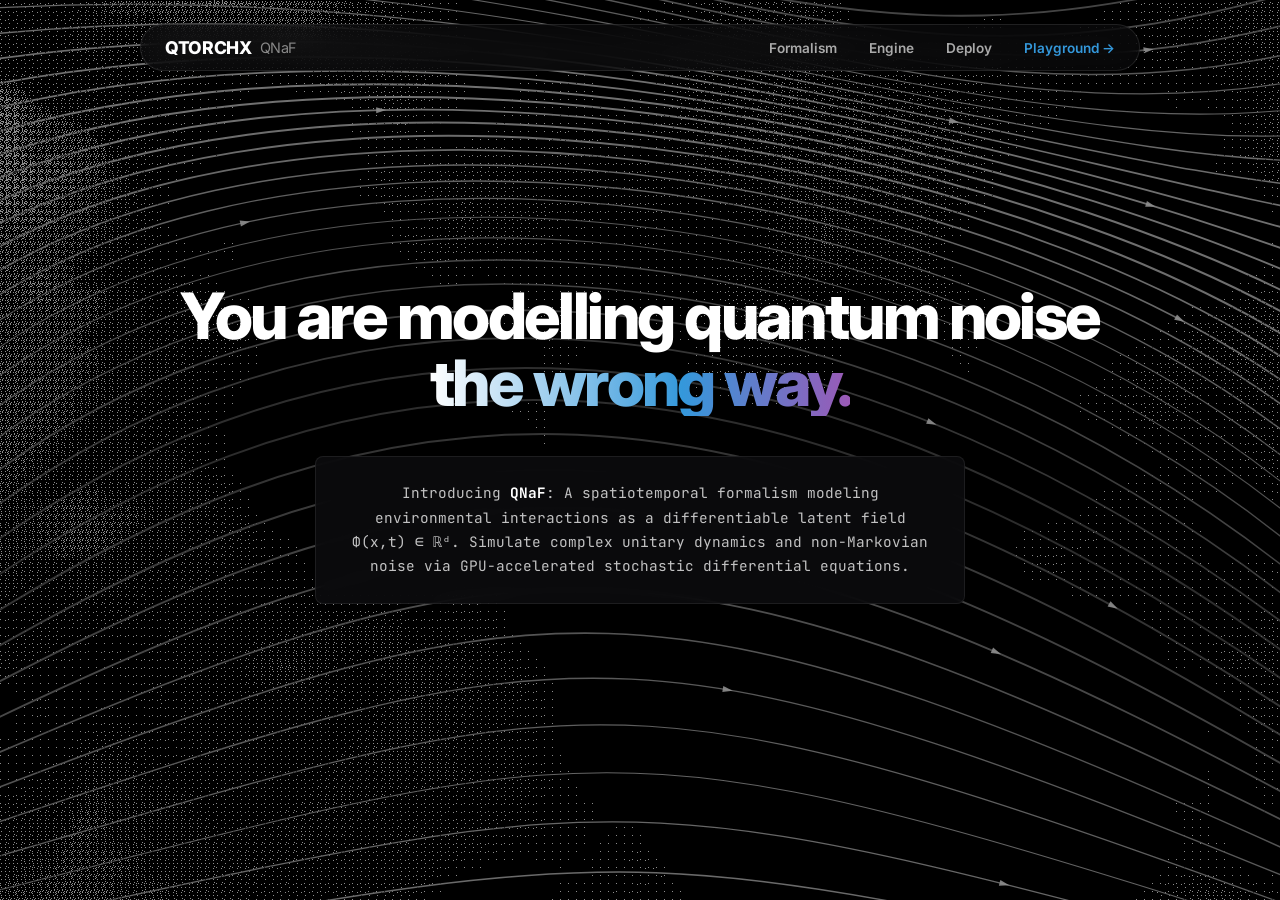
<file: test.html>
<!DOCTYPE html>
<html lang="en">
<head>
    <meta charset="UTF-8">
    <meta name="viewport" content="width=device-width, initial-scale=1.0">
    <title>QtorchX - The QNaF Engine</title>
    <link href="https://fonts.googleapis.com/css2?family=Inter:wght@400;600;800&family=JetBrains+Mono:wght@400;700&display=swap" rel="stylesheet">
    
    <style>
        *, *::before, *::after { box-sizing: border-box; }
 
        body, html {
            margin: 0; padding: 0;
            background: #000;
            overflow: hidden;
            font-family: 'Inter', sans-serif;
            color: #fff;
        }
 
        #smoke-canvas {
            position: fixed; top: 0; left: 0;
            width: 100vw; height: 100vh;
            z-index: 0; pointer-events: none;
        }
        #field-canvas {
            position: fixed; top: 0; left: 0;
            width: 100vw; height: 100vh;
            z-index: 1; pointer-events: none;
            mix-blend-mode: difference;
        }
        #bg-overlay {
            position: fixed; inset: 0;
            background: rgba(0, 0, 0, 0.45);
            z-index: 2; pointer-events: none;
        }

        /* ── NAVBAR ── */
        .nav-container {
            position: fixed; top: 24px; left: 50%; transform: translateX(-50%);
            z-index: 100; width: 90%; max-width: 1000px;
            display: flex; justify-content: space-between; align-items: center;
            background: rgba(10,10,12,0.6);
            backdrop-filter: blur(12px); -webkit-backdrop-filter: blur(12px);
            border: 1px solid rgba(255,255,255,0.1);
            padding: 12px 24px; border-radius: 50px;
        }
        .brand { font-weight: 800; font-size: 1.1rem; letter-spacing: -0.02em; display: flex; align-items: center; gap: 8px; }
        .brand span { font-weight: 400; color: #888; font-size: 0.9rem; }
        .nav-links { display: flex; gap: 32px; }
        .nav-links a { color: #aaa; text-decoration: none; font-size: 0.85rem; font-weight: 600; transition: color 0.2s; }
        .nav-links a:hover { color: #fff; }
 
        /* ── SNAP SCROLL ── */
        .snap-container {
            position: absolute; top: 0; left: 0;
            width: 100vw; height: 100vh;
            z-index: 10;
            overflow-y: scroll; overflow-x: hidden;
            scroll-snap-type: y mandatory;
            scroll-behavior: smooth;
        }
 
        /* Each section is a hard viewport box — nothing escapes */
        .section {
            width: 100vw;
            height: 100vh;
            scroll-snap-align: start;
            scroll-snap-stop: always;
            display: flex;
            flex-direction: column;
            justify-content: center;
            align-items: center;
            position: relative;
            background: transparent;
            overflow: hidden;
        }
 
        /* ── S1: HERO ── */
        .hero-title {
            font-size: clamp(2.5rem, 5vw, 5.5rem);
            font-weight: 800; letter-spacing: -0.04em; line-height: 1.05;
            text-align: center; margin: 0; z-index: 2;
        }
        .inverse-text { color: #fff; mix-blend-mode: difference; }
        .gradient-text {
            background: linear-gradient(90deg, #fff 0%, #3498db 60%, #9b59b6 100%);
            -webkit-background-clip: text; -webkit-text-fill-color: transparent;
            display: inline-block;
        }
        .hero-subtext {
            font-family: 'JetBrains Mono', monospace;
            color: rgba(255,255,255,0.75);
            max-width: 650px; text-align: center; margin-top: 2.5rem;
            font-size: 0.9rem; line-height: 1.7; z-index: 2;
            background: rgba(12,12,15,0.85);
            backdrop-filter: blur(8px); -webkit-backdrop-filter: blur(8px);
            border: 1px solid rgba(255,255,255,0.08);
            padding: 24px 32px; border-radius: 8px;
        }
        .hero-subtext strong { color: #fff; font-weight: 700; }
 
        /* ══════════════════════════════════════════
           S2 LAYOUT — the trick:
 
           .s2-inner fills the entire section height.
           padding-top clears the navbar.
           .arena uses flex:1 + min-height:0 so it
           absorbs all remaining space without ever
           pushing past the section boundary.
        ══════════════════════════════════════════ */
 
        .s2-inner {
            width: 100%;
            height: 100%;              /* fill the section */
            max-width: 1100px;
            padding: 82px 32px 18px;  /* top = navbar(72px) + gap */
 
            display: flex;
            flex-direction: column;
            align-items: center;
            min-height: 0;             /* allow inner flex children to compress */
            z-index: 2;
        }
 
        /* Header text — fixed, never grows */
        .s2-kicker {
            font-family: 'JetBrains Mono', monospace;
            font-size: 0.67rem; letter-spacing: 0.18em;
            text-transform: uppercase; color: #777;
            margin-bottom: 7px; text-align: center;
            flex-shrink: 0;
        }
        .s2-title {
            font-size: clamp(1.45rem, 2.5vw, 2.4rem);
            font-weight: 800; letter-spacing: -0.04em; line-height: 1.0;
            text-align: center; margin: 0 0 7px;
            flex-shrink: 0;
        }
        .s2-title .dim   { color: #fff; }
        .s2-title .accent {
            background: linear-gradient(90deg, #e74c3c, #c0392b);
            -webkit-background-clip: text; -webkit-text-fill-color: transparent;
        }
        .s2-sub {
            font-family: 'JetBrains Mono', monospace;
            font-size: 0.73rem; color: #999;
            max-width: 500px; line-height: 1.6;
            text-align: center; margin-bottom: 10px;
            flex-shrink: 0;
        }
        .s2-sub strong { color: #ccc; }
 
        .s2-divider {
            width: 1px; height: 16px;
            background: linear-gradient(to bottom, transparent, #2a2a2a, transparent);
            margin-bottom: 10px;
            flex-shrink: 0;
        }
 
        /* Arena absorbs all remaining vertical space */
        .arena {
            display: grid;
            grid-template-columns: 1fr 42px 1fr;
            width: 100%;
            flex: 1;        /* grow to fill */
            min-height: 0;  /* shrink below content if needed */
            align-items: stretch;
        }
 
        /* Cards fill arena height, clip internally */
        .card {
            border-radius: 14px;
            padding: 18px 22px 16px;
            display: flex;
            flex-direction: column;
            position: relative;
            overflow: hidden;
            min-height: 0;
            background: rgba(10,10,13,0.75);
            transition: border-color 0.4s ease;
        }
        .card::before {
            content: '';
            position: absolute;
            top: 0; left: 10%; right: 10%; height: 1px;
        }
        .card-legacy { border: 1px solid rgba(231,76,60,0.15); }
        .card-legacy::before { background: linear-gradient(90deg,transparent,rgba(231,76,60,0.5),transparent); }
        .card-legacy:hover { border-color: rgba(231,76,60,0.4); }
        .card-qtorch { border: 1px solid rgba(52,152,219,0.15); }
        .card-qtorch::before { background: linear-gradient(90deg,transparent,rgba(52,152,219,0.55),transparent); }
        .card-qtorch:hover { border-color: rgba(52,152,219,0.45); }
 
        .card-tag {
            font-family: 'JetBrains Mono', monospace;
            font-size: 0.62rem; letter-spacing: 0.14em;
            text-transform: uppercase; margin-bottom: 5px;
            flex-shrink: 0;
        }
        .tag-red  { color: #e74c3c; }
        .tag-blue { color: #3498db; }
 
        .card-title {
            font-size: 1.2rem; font-weight: 700;
            letter-spacing: -0.03em; line-height: 1.1;
            margin-bottom: 8px;
            flex-shrink: 0;
        }
        .title-red {
            background: linear-gradient(110deg, #fff 0%, #e74c3c 55%, #90160a 100%);
            -webkit-background-clip: text; -webkit-text-fill-color: transparent; display: block;
        }
        .title-blue {
            background: linear-gradient(110deg, #fff 0%, #3498db 55%, #9b59b6 100%);
            -webkit-background-clip: text; -webkit-text-fill-color: transparent; display: block;
        }
 
        /* Description: grows to push vis to bottom, clips rather than overflows card */
        .card-desc {
            font-size: 0.79rem; color: #999; line-height: 1.65;
            margin-bottom: 12px;
            flex: 1;
            min-height: 0;
            overflow: hidden;
        }
        .card-desc strong { color: #ccc; font-weight: 600; }
 
        /* Vis stage: always 108px, never grows */
        .vis-stage {
            position: relative;
            width: 100%; height: 108px;
            background: #050507;
            border: 1px solid rgba(255,255,255,0.06);
            border-radius: 8px;
            overflow: hidden;
            flex-shrink: 0;
        }
 
        /* Gate viz */
        .gate-track {
            position: absolute; top: 50%; left: 0; right: 0;
            height: 1px; background: rgba(255,255,255,0.1);
            transform: translateY(-50%);
        }
        .gate-row { position: absolute; inset: 0; display: flex; align-items: center; }
        .gate-group {
            flex: 1; display: flex; align-items: center;
            justify-content: center; position: relative; height: 100%;
        }
        .gate-sq {
            width: 16px; height: 16px;
            border: 1px solid rgba(255,255,255,0.15); border-radius: 3px;
            position: absolute; top: 50%; transform: translateY(-50%);
            display: flex; align-items: center; justify-content: center;
        }
        .gate-sq span {
            font-family: 'JetBrains Mono', monospace;
            font-size: 7px; color: rgba(255,255,255,0.3);
        }
        .noise-spike {
            position: absolute; width: 2px; border-radius: 1px;
            background: #e74c3c; top: 50%; left: 50%;
            transform: translateX(-50%) translateY(-50%);
            opacity: 0; height: 0;
        }
        .error-burst {
            position: absolute; width: 32px; height: 32px;
            border-radius: 50%; border: 1px solid rgba(231,76,60,0.65);
            top: 50%; left: 50%;
            transform: translate(-50%,-50%) scale(0); opacity: 0;
        }
        .vis-label {
            position: absolute; bottom: 7px; right: 9px;
            font-family: 'JetBrains Mono', monospace;
            font-size: 0.6rem; letter-spacing: 0.08em;
        }
        .vis-label-red  { color: rgba(231,76,60,0.4); }
        .vis-label-blue { color: rgba(52,152,219,0.45); }
        #phi-canvas { position: absolute; inset: 0; width: 100%; height: 100%; }
 
        /* VS column */
        .vs-col {
            display: flex; flex-direction: column;
            align-items: center; justify-content: center;
            gap: 12px; padding: 0 4px;
        }
        .vs-line {
            width: 1px; flex: 1;
            background: linear-gradient(to bottom,transparent,#222 30%,#222 70%,transparent);
        }
        .vs-badge {
            font-family: 'JetBrains Mono', monospace;
            font-size: 0.58rem; color: #323232; letter-spacing: 0.1em;
            writing-mode: vertical-lr; transform: rotate(180deg);
        }
 
        /* Stat row — fixed, shrinks nothing above it */
        .stat-row {
            display: grid; grid-template-columns: repeat(3,1fr);
            gap: 9px; width: 100%; margin-top: 9px;
            flex-shrink: 0;
        }
        .stat-card {
            background: rgba(10,10,13,0.55);
            border: 1px solid rgba(255,255,255,0.05);
            border-radius: 10px; padding: 11px 14px;
            display: flex; flex-direction: column; gap: 3px;
            transition: border-color 0.3s;
        }
        .stat-card:hover { border-color: rgba(255,255,255,0.1); }
        .stat-label {
            font-family: 'JetBrains Mono', monospace;
            font-size: 0.58rem; letter-spacing: 0.1em;
            color: #777; text-transform: uppercase;
        }
        .stat-value {
            font-size: 0.95rem; font-weight: 800; letter-spacing: -0.03em;
            background: linear-gradient(90deg,#fff 0%,#3498db 100%);
            -webkit-background-clip: text; -webkit-text-fill-color: transparent;
        }
        .stat-note { font-size: 0.68rem; color: #888; line-height: 1.45; }
 
        /* ── S3 / S4 SHARED INNER ── */
        .s3-inner, .s4-inner {
            width: 100%; height: 100%; max-width: 1100px;
            padding: 82px 32px 18px;
            display: flex; flex-direction: column; align-items: center;
            min-height: 0; z-index: 2;
        }

        /* ── S3: CHANNEL GRID ── */
        .channel-grid {
            display: grid; grid-template-columns: repeat(3,1fr);
            gap: 8px; width: 100%; flex: 1; min-height: 0; align-items: stretch;
        }
        .ch-card {
            border-radius: 12px; padding: 14px 16px;
            display: flex; flex-direction: column;
            position: relative; overflow: hidden; min-height: 0;
            background: rgba(10,10,13,0.75); transition: border-color 0.35s;
        }
        .ch-card::before {
            content: ''; position: absolute;
            top: 0; left: 10%; right: 10%; height: 1px;
        }
        .ch-0 { border: 1px solid rgba(52,152,219,0.18); }
        .ch-0::before { background: linear-gradient(90deg,transparent,rgba(52,152,219,0.5),transparent); }
        .ch-0:hover { border-color: rgba(52,152,219,0.4); }
        .ch-1 { border: 1px solid rgba(52,152,219,0.1); }
        .ch-1::before { background: linear-gradient(90deg,transparent,rgba(52,152,219,0.25),transparent); }
        .ch-1:hover { border-color: rgba(52,152,219,0.28); }
        .ch-2 { border: 1px solid rgba(231,76,60,0.15); }
        .ch-2::before { background: linear-gradient(90deg,transparent,rgba(231,76,60,0.4),transparent); }
        .ch-2:hover { border-color: rgba(231,76,60,0.38); }
        .ch-3 { border: 1px solid rgba(155,89,182,0.15); }
        .ch-3::before { background: linear-gradient(90deg,transparent,rgba(155,89,182,0.4),transparent); }
        .ch-3:hover { border-color: rgba(155,89,182,0.38); }
        .ch-4 { border: 1px solid rgba(46,204,113,0.12); }
        .ch-4::before { background: linear-gradient(90deg,transparent,rgba(46,204,113,0.35),transparent); }
        .ch-4:hover { border-color: rgba(46,204,113,0.32); }
        .ch-5 { border: 1px solid rgba(255,255,255,0.07); }
        .ch-5::before { background: linear-gradient(90deg,transparent,rgba(255,255,255,0.15),transparent); }
        .ch-5:hover { border-color: rgba(255,255,255,0.14); }

        .ch-idx {
            font-family: 'JetBrains Mono', monospace;
            font-size: 0.58rem; letter-spacing: 0.1em;
            text-transform: uppercase; margin-bottom: 4px; flex-shrink: 0;
        }
        .ch-name {
            font-size: 1.0rem; font-weight: 700;
            letter-spacing: -0.03em; line-height: 1.1;
            margin-bottom: 5px; flex-shrink: 0;
        }
        .ch-eq {
            font-family: 'JetBrains Mono', monospace;
            font-size: 0.62rem; color: #777; margin-bottom: 6px; flex-shrink: 0;
        }
        .ch-desc {
            font-size: 0.72rem; color: #999; line-height: 1.6;
            flex: 1; min-height: 0; overflow: hidden;
        }
        .ch-desc strong { color: #ccc; }

        /* ── S4: DEPLOY SPLIT ── */
        .deploy-split {
            display: grid; grid-template-columns: 1fr 1fr;
            gap: 10px; width: 100%; flex: 1; min-height: 0;
        }
        .deploy-card {
            border-radius: 14px; padding: 18px 22px 16px;
            display: flex; flex-direction: column;
            position: relative; overflow: hidden; min-height: 0;
            background: rgba(10,10,13,0.75);
        }
        .deploy-card::before {
            content: ''; position: absolute;
            top: 0; left: 10%; right: 10%; height: 1px;
        }
        .deploy-card-code { border: 1px solid rgba(52,152,219,0.15); }
        .deploy-card-code::before { background: linear-gradient(90deg,transparent,rgba(52,152,219,0.5),transparent); }
        .deploy-card-bench { border: 1px solid rgba(155,89,182,0.15); }
        .deploy-card-bench::before { background: linear-gradient(90deg,transparent,rgba(155,89,182,0.45),transparent); }

        .code-pre {
            flex: 1; min-height: 0; overflow-y: auto;
            background: rgba(0,0,0,0.55);
            border: 1px solid rgba(255,255,255,0.06);
            border-radius: 8px; margin: 0;
            font-family: 'JetBrains Mono', monospace;
            font-size: 0.68rem; line-height: 1.85;
            padding: 12px 16px; color: #aaa;
            scrollbar-width: thin; scrollbar-color: #222 transparent;
        }
        .c-kw  { color: #e74c3c; }
        .c-fn  { color: #3498db; }
        .c-str { color: #2ecc71; }
        .c-cmt { color: #666; font-style: italic; }
        .c-num { color: #9b59b6; }

        .bench-table {
            flex: 1; min-height: 0; overflow: hidden;
            display: flex; flex-direction: column; gap: 0;
        }
        .bench-header, .bench-row {
            display: grid;
            grid-template-columns: 1.4fr 0.9fr 0.9fr 0.9fr;
            padding: 6px 2px; align-items: center;
        }
        .bench-header { border-bottom: 1px solid rgba(255,255,255,0.1); margin-bottom: 2px; }
        .bench-header span {
            font-family: 'JetBrains Mono', monospace;
            font-size: 0.56rem; color: #777;
            letter-spacing: 0.08em; text-transform: uppercase;
        }
        .bench-row { border-bottom: 1px solid rgba(255,255,255,0.04); }
        .bench-row span { font-family: 'JetBrains Mono', monospace; font-size: 0.7rem; color: #888; }
        .bench-row .bcircuit { color: #888; font-weight: 700; }
        .bench-row .bpass { color: #2ecc71; }
        .bench-row .bfail { color: #e74c3c; }
        .bench-row .tvdpass { color: #3498db; }
        .bench-row .tvdfail { color: #e74c3c; }
        .bench-note {
            font-family: 'JetBrains Mono', monospace;
            font-size: 0.62rem; color: #666; margin-top: 6px; line-height: 1.6; flex-shrink: 0;
        }
        .bench-note strong { color: #999; }

        .stat-card-cta {
            background: rgba(52,152,219,0.06) !important;
            border: 1px solid rgba(52,152,219,0.2) !important;
            text-decoration: none; cursor: pointer;
        }
        .stat-card-cta:hover {
            border-color: rgba(52,152,219,0.45) !important;
            background: rgba(52,152,219,0.12) !important;
        }
        .stat-arrow {
            font-size: 0.95rem; font-weight: 800; letter-spacing: -0.03em; color: #3498db;
        }

        /* Keyframes */
        @keyframes spikeAnim {
            0%   { opacity:0; height:0; }
            10%  { opacity:1; height:34px; }
            35%  { opacity:.8; height:26px; }
            55%  { opacity:1; height:38px; }
            70%  { opacity:0; height:0; }
            100% { opacity:0; }
        }
        @keyframes burstAnim {
            0%   { opacity:0; transform:translate(-50%,-50%) scale(0); }
            20%  { opacity:.85; transform:translate(-50%,-50%) scale(1); }
            70%  { opacity:0; transform:translate(-50%,-50%) scale(2.2); }
            100% { opacity:0; transform:translate(-50%,-50%) scale(2.2); }
        }
    </style>
</head>
<body>

    <canvas id="smoke-canvas"></canvas>
    <canvas id="field-canvas"></canvas>
    <div id="bg-overlay"></div>

    <div class="nav-container">
        <div class="brand">QTORCHX <span>QNaF</span></div>
        <div class="nav-links">
            <a href="#formalism">Formalism</a>
            <a href="#engine">Engine</a>
            <a href="#deploy">Deploy</a>
            <a href="playground.html" style="color:#3498db;">Playground →</a>
        </div>
    </div>

    <div class="snap-container" id="scroll-container">
        
        <!-- ══ SECTION 1: HERO ══ -->
        <section class="section" id="hero">
            <h1 class="hero-title">
                <span class="inverse-text">You are modelling quantum noise</span><br>
                <span class="gradient-text">the wrong way.</span>
            </h1>
            <p class="hero-subtext">
                Introducing <strong>QNaF</strong>: A spatiotemporal formalism modeling environmental interactions as a differentiable latent field Φ(x,t) ∈ ℝᵈ. Simulate complex unitary dynamics and non-Markovian noise via GPU-accelerated stochastic differential equations.
            </p>
        </section>

        <!-- ══ SECTION 2: REIMAGINED ══ -->
        <section class="section" id="formalism">
            <div class="s2-inner">

                <p class="s2-kicker">The Noise Problem / Section 02</p>
                <h2 class="s2-title">
                    <span class="dim">The limits of</span>
                    <span class="accent"> Discrete Injection.</span>
                </h2>
                <p class="s2-sub">
                    Standard engines treat decoherence as isolated gate errors.<br>
                    Real hardware experiences <strong>continuous, spatially-correlated noise</strong>.
                </p>

                <div class="s2-divider"></div>

                <div class="arena">

                    <!-- LEFT: Legacy -->
                    <div class="card card-legacy">
                        <p class="card-tag tag-red">Standard Model — IBM / Cirq</p>
                        <h3 class="card-title title-red">Markovian<br>Overlays</h3>
                        <p class="card-desc">
                            Noise is injected as <strong>discrete Gaussian depolarizing channels</strong> after gate execution.
                            Qubits are assumed independent — real spatial crosstalk and memory effects go unmodeled.
                            Each error event is a random, atomistic jolt, disconnected from its neighbors.
                        </p>
                        <div class="vis-stage" id="vis-legacy">
                            <div class="gate-track"></div>
                            <div class="gate-row" id="gate-row"></div>
                            <p class="vis-label vis-label-red">P(ε) ~ 𝒩(0, σ²)</p>
                        </div>
                    </div>

                    <!-- CENTER: VS -->
                    <div class="vs-col">
                        <div class="vs-line"></div>
                        <span class="vs-badge">VS</span>
                        <div class="vs-line"></div>
                    </div>

                    <!-- RIGHT: QtorchX -->
                    <div class="card card-qtorch">
                        <p class="card-tag tag-blue">QtorchX Formalism — QNaF</p>
                        <h3 class="card-title"><span class="title-blue">Spatiotemporal<br>Φ-Fields</span></h3>
                        <p class="card-desc">
                            QNaF maps the circuit into a <strong>continuous differentiable latent field Φ(x,t)</strong>.
                            Noise propagates fluidly across the tensor network via GPU-accelerated SDEs, naturally
                            modeling non-Markovian memory and spatially correlated cross-qubit errors.
                        </p>
                        <div class="vis-stage" id="vis-qtorch">
                            <canvas id="phi-canvas"></canvas>
                            <p class="vis-label vis-label-blue">Φ(x,t) ∈ ℝᵈ — SDE</p>
                        </div>
                    </div>

                </div><!-- /arena -->

                <!-- Stat row -->
                <div class="stat-row">
                    <div class="stat-card">
                        <p class="stat-label">Noise Correlation</p>
                        <p class="stat-value">Spatial</p>
                        <p class="stat-note">Cross-qubit interactions propagate via field topology, not Lindblad operators.</p>
                    </div>
                    <div class="stat-card">
                        <p class="stat-label">Memory Horizon</p>
                        <p class="stat-value">Non-Markovian</p>
                        <p class="stat-note">Historical bath states influence future evolution — no memoryless assumption.</p>
                    </div>
                    <div class="stat-card">
                        <p class="stat-label">Differentiability</p>
                        <p class="stat-value">End-to-End</p>
                        <p class="stat-note">Φ-field is fully differentiable — gradients flow through noise during training.</p>
                    </div>
                </div>

            </div>
        </section>

        <!-- ══ SECTION 3: ENGINE ══ -->
        <section class="section" id="engine">
            <div class="s3-inner">

                <p class="s2-kicker">The 6-Channel Architecture / Section 03</p>
                <h2 class="s2-title">
                    <span class="dim">The Φ-Field</span>
                    <span style="background:linear-gradient(90deg,#3498db,#9b59b6);-webkit-background-clip:text;-webkit-text-fill-color:transparent;display:inline-block;"> Manifold.</span>
                </h2>
                <p class="s2-sub">
                    QNaF decomposes decoherence into <strong>six coupled latent channels</strong>, each modeling a distinct physical interaction with the bath.
                </p>

                <div class="s2-divider"></div>

                <div class="channel-grid">

                    <div class="ch-card ch-0">
                        <p class="ch-idx tag-blue">Φ₁ — Memory</p>
                        <h3 class="ch-name"><span style="background:linear-gradient(110deg,#fff 0%,#3498db 80%);-webkit-background-clip:text;-webkit-text-fill-color:transparent;">Bath<br>Memory</span></h3>
                        <p class="ch-eq">M_i(t) = μ · Φᵢ(t−1)</p>
                        <p class="ch-desc">Encodes <strong>non-Markovian persistence</strong>. The bath retains a decaying memory of past interactions, coupling each timestep to its own history.</p>
                    </div>

                    <div class="ch-card ch-1">
                        <p class="ch-idx tag-blue">Φ₂ — Diffusion</p>
                        <h3 class="ch-name"><span style="background:linear-gradient(110deg,#fff 0%,#3498db 80%);-webkit-background-clip:text;-webkit-text-fill-color:transparent;">Spatial<br>Diffusion</span></h3>
                        <p class="ch-eq">β Σⱼ K(i,j) Φⱼ(t)</p>
                        <p class="ch-desc">Propagates field values across the <strong>circuit topology graph</strong>. Crosstalk between neighboring qubits flows through the Laplacian kernel K(i,j).</p>
                    </div>

                    <div class="ch-card ch-2">
                        <p class="ch-idx tag-red">Φ₃ — Disturbance</p>
                        <h3 class="ch-name"><span style="background:linear-gradient(110deg,#fff 0%,#e74c3c 80%);-webkit-background-clip:text;-webkit-text-fill-color:transparent;">Gate<br>Bursts</span></h3>
                        <p class="ch-eq">G_i(t) = γ · burst(gate)</p>
                        <p class="ch-desc">Two-qubit gates inject <strong>burst perturbations</strong> scaled by entanglement cost: CNOT 2.5, SWAP 3.0, Toffoli 8.0. Single-qubit gates: 0.05–0.6.</p>
                    </div>

                    <div class="ch-card ch-3">
                        <p class="ch-idx" style="color:#9b59b6;font-family:'JetBrains Mono',monospace;font-size:0.58rem;letter-spacing:0.1em;text-transform:uppercase;margin-bottom:4px;">Φ₄ — Equilibrium</p>
                        <h3 class="ch-name"><span style="background:linear-gradient(110deg,#fff 0%,#9b59b6 80%);-webkit-background-clip:text;-webkit-text-fill-color:transparent;">Thermal<br>Bleed</span></h3>
                        <p class="ch-eq">λ · (Φᵢ(eq) − Φᵢ(t))</p>
                        <p class="ch-desc">Field channels decay toward a <strong>thermal equilibrium Φ(eq)</strong> set by hardware temperature, preventing unbounded field accumulation over long circuits.</p>
                    </div>

                    <div class="ch-card ch-4">
                        <p class="ch-idx" style="color:#2ecc71;font-family:'JetBrains Mono',monospace;font-size:0.58rem;letter-spacing:0.1em;text-transform:uppercase;margin-bottom:4px;">Φ₅ — Saturation</p>
                        <h3 class="ch-name"><span style="background:linear-gradient(110deg,#fff 0%,#2ecc71 80%);-webkit-background-clip:text;-webkit-text-fill-color:transparent;">Nonlinear<br>Saturation</span></h3>
                        <p class="ch-eq">H(Φ) = ρ · tanh(Φ)</p>
                        <p class="ch-desc">The <strong>tanh nonlinearity</strong> bounds field energy, preventing unphysical divergence. ρ controls the saturation threshold independently per channel.</p>
                    </div>

                    <div class="ch-card ch-5">
                        <p class="ch-idx" style="color:#555;font-family:'JetBrains Mono',monospace;font-size:0.58rem;letter-spacing:0.1em;text-transform:uppercase;margin-bottom:4px;">Φ₆ — Stochastic</p>
                        <h3 class="ch-name"><span style="background:linear-gradient(110deg,#fff 0%,#888 80%);-webkit-background-clip:text;-webkit-text-fill-color:transparent;">Stochastic<br>Kicks</span></h3>
                        <p class="ch-eq">σᵢ(t) · ηᵢ(t) ~ 𝒩(0,1)</p>
                        <p class="ch-desc">White-noise injections model <strong>quantum vacuum fluctuations</strong>. σᵢ is calibrated per-qubit from hardware noise characterization data.</p>
                    </div>

                </div><!-- /channel-grid -->

                <div class="stat-row">
                    <div class="stat-card">
                        <p class="stat-label">Field Dimension</p>
                        <p class="stat-value">ℝ⁶ per qubit</p>
                        <p class="stat-note">6-channel latent vector at each node of the circuit spacetime graph.</p>
                    </div>
                    <div class="stat-card">
                        <p class="stat-label">Update Rule</p>
                        <p class="stat-value">tanh-gated SDE</p>
                        <p class="stat-note">Φᵢ(t+1) = tanh[(α−λ)Φ + λΦ(eq) + βΣK + γG + μM + ρH + ση]</p>
                    </div>
                    <div class="stat-card">
                        <p class="stat-label">Decoherence Map</p>
                        <p class="stat-value">DPM: ℝ⁶→ℝ⁴</p>
                        <p class="stat-note">W ∈ ℝ^{4×6} projects field to Pauli error probs via softmax(WΦ+b).</p>
                    </div>
                </div>

            </div>
        </section>

        <!-- ══ SECTION 4: DEPLOY ══ -->
        <section class="section" id="deploy">
            <div class="s4-inner">

                <p class="s2-kicker">Benchmarks & Integration / Section 04</p>
                <h2 class="s2-title">
                    <span class="dim">From Field to</span>
                    <span style="background:linear-gradient(90deg,#9b59b6,#3498db);-webkit-background-clip:text;-webkit-text-fill-color:transparent;display:inline-block;"> Circuit.</span>
                </h2>
                <p class="s2-sub">
                    Drop-in PyTorch API. Validated against <strong>Qiskit Aer</strong> on Bell, GHZ, and QFT benchmarks.
                </p>

                <div class="s2-divider"></div>

                <div class="deploy-split">

                    <!-- LEFT: Code -->
                    <div class="deploy-card deploy-card-code">
                        <p class="card-tag tag-blue" style="flex-shrink:0;margin-bottom:8px;">Python API</p>
                        <pre class="code-pre"><span class="c-kw">from</span> qtorchx <span class="c-kw">import</span> QNaFSimulator
<span class="c-kw">from</span> qtorchx.gates <span class="c-kw">import</span> GateLibrary

<span class="c-cmt"># Initialise 4-qubit engine</span>
sim = <span class="c-fn">QNaFSimulator</span>(
    n_qubits=<span class="c-num">4</span>,
    phi_dim=<span class="c-num">6</span>,        <span class="c-cmt"># Φ ∈ ℝ⁶</span>
    noise=<span class="c-str">True</span>,
    device=<span class="c-str">"cuda"</span>   <span class="c-cmt"># GPU-accelerated</span>
)

<span class="c-cmt"># Build Bell circuit</span>
sim.<span class="c-fn">apply</span>(<span class="c-str">"H"</span>, qubit=<span class="c-num">0</span>)
sim.<span class="c-fn">apply</span>(<span class="c-str">"CNOT"</span>, control=<span class="c-num">0</span>, target=<span class="c-num">1</span>)

<span class="c-cmt"># Run — returns noisy statevector</span>
result = sim.<span class="c-fn">run</span>(shots=<span class="c-num">8192</span>)

<span class="c-cmt"># Inspect Φ-field state</span>
phi = sim.<span class="c-fn">get_phi_state</span>()
<span class="c-cmt"># phi.shape → [n_qubits, phi_dim]</span>

err = sim.<span class="c-fn">get_pauli_errors</span>()
<span class="c-cmt"># {'Z': 0.65, 'X': 0.22, 'Y': 0.13}</span></pre>
                    </div>

                    <!-- RIGHT: Benchmarks -->
                    <div class="deploy-card deploy-card-bench">
                        <p class="card-tag" style="color:#9b59b6;flex-shrink:0;margin-bottom:8px;font-family:'JetBrains Mono',monospace;font-size:0.62rem;letter-spacing:0.14em;text-transform:uppercase;">Benchmark Results vs Qiskit Aer</p>
                        <div class="bench-table">
                            <div class="bench-header">
                                <span>Circuit</span>
                                <span>F(QNaF)</span>
                                <span>F(Aer)</span>
                                <span>TVD</span>
                            </div>
                            <div class="bench-row">
                                <span class="bcircuit">Bell (2Q)</span>
                                <span class="bpass">0.9980</span>
                                <span>0.9941</span>
                                <span class="tvdpass">0.0095 ✓</span>
                            </div>
                            <div class="bench-row">
                                <span class="bcircuit">GHZ (3Q)</span>
                                <span class="bpass">0.9974</span>
                                <span>0.9867</span>
                                <span class="tvdpass">0.0214 ✓</span>
                            </div>
                            <div class="bench-row">
                                <span class="bcircuit">3Q-QFT</span>
                                <span class="bpass">0.9999</span>
                                <span>0.9997</span>
                                <span class="tvdpass">0.0272 ✓</span>
                            </div>
                            <div class="bench-row">
                                <span class="bcircuit">Deep Rand</span>
                                <span class="bfail">0.8917</span>
                                <span>0.9952</span>
                                <span class="tvdfail">0.2684 ✗</span>
                            </div>
                            <p class="bench-note">TVD threshold: <strong>0.03</strong>. Deep Random requires per-device calibration of σᵢ noise weights.</p>
                        </div>
                    </div>

                </div><!-- /deploy-split -->

                <div class="stat-row">
                    <div class="stat-card">
                        <p class="stat-label">Bell Fidelity</p>
                        <p class="stat-value">99.80%</p>
                        <p class="stat-note">+0.39pp over Aer baseline. Non-Markovian correlation captured in Φ₁ memory channel.</p>
                    </div>
                    <div class="stat-card">
                        <p class="stat-label">Pauli Hierarchy</p>
                        <p class="stat-value">Z ≈ 65%</p>
                        <p class="stat-note">DPM output: Z:65% / X:22% / Y:13% — matches hardware characterization data.</p>
                    </div>
                    <a href="playground.html" class="stat-card stat-card-cta">
                        <p class="stat-label">Interactive Playground</p>
                        <p class="stat-arrow">Launch Engine →</p>
                        <p class="stat-note">Build circuits, enable QNaF noise, inspect the live Φ-field.</p>
                    </a>
                </div>

            </div>
        </section>

    </div><!-- /snap-container -->


    <!-- WebGL shader source -->
    <script type="x-shader/x-fragment" id="fs">
        precision highp float;
        uniform float u_time;
        uniform vec2 u_resolution;
        float random (in vec2 _st) { return fract(sin(dot(_st.xy, vec2(12.9898,78.233))) * 43758.5453123); }
        float noise (in vec2 _st) {
            vec2 i = floor(_st); vec2 f = fract(_st);
            float a = random(i); float b = random(i + vec2(1.0, 0.0));
            float c = random(i + vec2(0.0, 1.0)); float d = random(i + vec2(1.0, 1.0));
            vec2 u = f * f * (3.0 - 2.0 * f);
            return mix(a, b, u.x) + (c - a) * u.y * (1.0 - u.x) + (d - b) * u.x * u.y;
        }
        #define NUM_OCTAVES 5
        float fbm ( in vec2 _st ) {
            float v = 0.0; float a = 0.5; vec2 shift = vec2(100.0);
            mat2 rot = mat2(cos(0.5), sin(0.5), -sin(0.5), cos(0.5));
            for (int i = 0; i < NUM_OCTAVES; ++i) { v += a * noise(_st); _st = rot * _st * 2.0 + shift; a *= 0.5; }
            return v;
        }
        float dither8x8(vec2 uv, float brightness) {
            int x = int(mod(uv.x, 8.0)); int y = int(mod(uv.y, 8.0));
            float limit = fract(sin(dot(vec2(float(x), float(y)), vec2(12.9898, 78.233))) * 43758.5453);
            return brightness > limit ? 1.0 : 0.0;
        }
        void main() {
            vec2 st = gl_FragCoord.xy / u_resolution.xy; st.x *= u_resolution.x / u_resolution.y;
            vec2 v = vec2(-0.15, -0.2) * u_time; vec2 p = st * 3.0 + v;
            float q = fbm(p + vec2(0.0));
            float r = fbm(p + 1.0 * q + vec2(1.7, 9.2) + 0.15 * u_time * 0.5);
            float f = fbm(p + r);
            float smoke = smoothstep(0.3867, 0.9, f); smoke = pow(smoke, 1.5) * 0.5;
            float grain = dither8x8(gl_FragCoord.xy, smoke);
            gl_FragColor = vec4(vec3(grain), 1.0);
        }
    </script>

    <script>
        /* ─── SCROLL STATE ─── */
        const scrollContainer = document.getElementById('scroll-container');
        let currentScroll = 0, targetScroll = 0;
        scrollContainer.addEventListener('scroll', () => targetScroll = scrollContainer.scrollTop);

        /* ─── WEBGL SMOKE ─── */
        const sCanvas = document.getElementById('smoke-canvas');
        const gl = sCanvas.getContext('webgl');
        const vertSrc = `attribute vec2 position; void main() { gl_Position = vec4(position, 0.0, 1.0); }`;
        const fragSrc = document.getElementById('fs').text;
        const program = gl.createProgram();
        const createS = (t, s) => { const sh = gl.createShader(t); gl.shaderSource(sh, s); gl.compileShader(sh); return sh; };
        gl.attachShader(program, createS(gl.VERTEX_SHADER, vertSrc));
        gl.attachShader(program, createS(gl.FRAGMENT_SHADER, fragSrc));
        gl.linkProgram(program); gl.useProgram(program);
        const buffer = gl.createBuffer(); gl.bindBuffer(gl.ARRAY_BUFFER, buffer);
        gl.bufferData(gl.ARRAY_BUFFER, new Float32Array([-1,-1,1,-1,-1,1,-1,1,1,-1,1,1]), gl.STATIC_DRAW);
        const pos = gl.getAttribLocation(program, "position"); gl.enableVertexAttribArray(pos);
        gl.vertexAttribPointer(pos, 2, gl.FLOAT, false, 0, 0);
        const ut = gl.getUniformLocation(program, "u_time"), ur = gl.getUniformLocation(program, "u_resolution");

        /* ─── BEZIER FIELD CANVAS ─── */
        const fCanvas = document.getElementById('field-canvas');
        const ctx = fCanvas.getContext('2d');
        const numLines = 45;
        const arrowSeeds = Array.from({ length: numLines }, () => ({
            speed: 0.05 + Math.random() * 0.1, offset: Math.random() * 10, size: 3 + Math.random() * 3
        }));

        function resize() {
            const dpr = window.devicePixelRatio || 1;
            const w = window.innerWidth, h = window.innerHeight;
            sCanvas.width = fCanvas.width = w * dpr;
            sCanvas.height = fCanvas.height = h * dpr;
            ctx.scale(dpr, dpr);
        }
        window.addEventListener('resize', () => { resize(); resizePhi(); });
        resize();

        const getPt = (p0, p1, p2, p3, t) => {
            const iT = 1 - t;
            return Math.pow(iT,3)*p0 + 3*Math.pow(iT,2)*t*p1 + 3*iT*Math.pow(t,2)*p2 + Math.pow(t,3)*p3;
        };

        /* ─── LEGACY VISUALIZER ─── */
        const gateLabels = ['H','CX','T','RZ','S','CX','H'];
        const gateRow = document.getElementById('gate-row');
        const gateGroups = [];

        gateLabels.forEach(lbl => {
            const g = document.createElement('div');
            g.className = 'gate-group';
            const sq = document.createElement('div');
            sq.className = 'gate-sq';
            const sp = document.createElement('span');
            sp.textContent = lbl;
            sq.appendChild(sp);
            const spike = document.createElement('div');
            spike.className = 'noise-spike';
            const burst = document.createElement('div');
            burst.className = 'error-burst';
            g.appendChild(sq);
            g.appendChild(spike);
            g.appendChild(burst);
            gateRow.appendChild(g);
            gateGroups.push({ spike, burst });
        });

        function fireNoiseBurst() {
            const idx = Math.floor(Math.random() * gateGroups.length);
            const { spike, burst } = gateGroups[idx];
            const isUp = Math.random() > 0.5;
            spike.style.top    = isUp ? 'auto' : '50%';
            spike.style.bottom = isUp ? '50%'  : 'auto';
            spike.style.animation = 'none';
            burst.style.animation  = 'none';
            spike.style.opacity = '0';
            burst.style.opacity = '0';
            void spike.offsetWidth;
            void burst.offsetWidth;
            const dur = 0.55 + Math.random() * 0.4;
            spike.style.animation = `spikeAnim ${dur}s ease-out forwards`;
            burst.style.animation = `burstAnim ${dur}s ease-out forwards`;
            setTimeout(fireNoiseBurst, 280 + Math.random() * 680);
        }
        fireNoiseBurst();

        /* ─── PHI-FIELD VISUALIZER — dot lattice ─── */
        const phiCanvas = document.getElementById('phi-canvas');
        const pCtx = phiCanvas.getContext('2d');
        let phiW, phiH;

        function resizePhi() {
            const stage = document.getElementById('vis-qtorch');
            if (!stage) return;
            phiW = stage.clientWidth;
            phiH = stage.clientHeight;
            phiCanvas.width  = phiW;
            phiCanvas.height = phiH;
        }
        resizePhi();

        // smooth superposed trig field — same logic, keeps it coherent
        function phiAt(x, y, t) {
            return (
                Math.sin(x * 0.045 + t * 0.55) * Math.cos(y * 0.06 - t * 0.4) * 0.4 +
                Math.sin(x * 0.028 - t * 0.35 + 1.4) * Math.cos(y * 0.032 + t * 0.5) * 0.35 +
                Math.sin((x + y) * 0.022 + t * 0.45) * 0.15 +
                Math.cos(x * 0.018 + y * 0.04 - t * 0.28) * 0.1
            ); // range ~[-1, 1]
        }

        function drawDotLattice(t) {
            if (!phiW || !phiH) return;
            pCtx.clearRect(0, 0, phiW, phiH);

            const cols = 22;
            const rows = 7;
            const padX = 14, padY = 14;
            const stepX = (phiW - padX * 2) / (cols - 1);
            const stepY = (phiH - padY * 2) / (rows - 1);
            const maxR  = 3.2;

            for (let r = 0; r < rows; r++) {
                for (let c = 0; c < cols; c++) {
                    const cx = padX + c * stepX;
                    const cy = padY + r * stepY;

                    const v    = phiAt(c * 12, r * 12, t); // normalized coords
                    const norm = (v + 1) / 2;              // 0 → 1

                    const radius  = 0.4 + norm * maxR;
                    const alpha   = 0.1 + norm * 0.75;

                    // cool-to-warm: deep blue at low, periwinkle-white at high
                    const red   = Math.round(20  + norm * 180);
                    const green = Math.round(80  + norm * 90);
                    const blue  = Math.round(210 + norm * 45);

                    pCtx.beginPath();
                    pCtx.arc(cx, cy, radius, 0, Math.PI * 2);
                    pCtx.fillStyle = `rgba(${red},${green},${blue},${alpha})`;
                    pCtx.fill();
                }
            }

            // single faint scan-line creeping left→right
            const scanX = ((t * 0.08) % 1) * phiW;
            const scanGrad = pCtx.createLinearGradient(scanX - 24, 0, scanX + 24, 0);
            scanGrad.addColorStop(0,   'rgba(52,152,219,0)');
            scanGrad.addColorStop(0.5, 'rgba(52,152,219,0.06)');
            scanGrad.addColorStop(1,   'rgba(52,152,219,0)');
            pCtx.fillStyle = scanGrad;
            pCtx.fillRect(scanX - 24, 0, 48, phiH);
        }

        /* ─── MAIN LOOP ─── */
        function loop(t) {
            const w = window.innerWidth, h = window.innerHeight;
            currentScroll += (targetScroll - currentScroll) * 0.05;
            const time = currentScroll * 0.0015 + (t * 0.0002);

            // WebGL smoke
            gl.viewport(0, 0, sCanvas.width, sCanvas.height);
            gl.uniform1f(ut, t * 0.001);
            gl.uniform2f(ur, sCanvas.width, sCanvas.height);
            gl.drawArrays(gl.TRIANGLES, 0, 6);

            // Bezier field
            ctx.clearRect(0, 0, w, h);
            ctx.strokeStyle = '#ffffff';
            for (let i = 0; i < numLines; i++) {
                const yO = (i * (h * 1.5 / numLines)) - (h * 0.25);
                const cp1x = w * 0.35 + Math.sin(time * 0.8 + i * 0.15) * (w * 0.2);
                const cp1y = yO + Math.cos(time * 0.6 + i * 0.08) * 350;
                const cp2x = w * 0.65 + Math.cos(time * 0.9 - i * 0.12) * (w * 0.2);
                const cp2y = yO + Math.sin(time * 0.7 - i * 0.1) * 350;
                const eX = w + 100, eY = yO + Math.sin(time * 0.5 + i * 0.05) * 150;
                const alpha = 0.3 + Math.abs(Math.cos(time + i * 0.1)) * 0.5;
                ctx.beginPath();
                ctx.lineWidth = 1.0 + Math.abs(Math.sin(time + i * 0.2));
                ctx.globalAlpha = alpha;
                ctx.moveTo(-100, yO);
                ctx.bezierCurveTo(cp1x, cp1y, cp2x, cp2y, eX, eY);
                ctx.stroke();
                if (i % 3 === 0) {
                    const seed = arrowSeeds[i];
                    const progress = (time * seed.speed + seed.offset) % 1;
                    const ax = getPt(-100, cp1x, cp2x, eX, progress);
                    const ay = getPt(yO, cp1y, cp2y, eY, progress);
                    const angle = Math.atan2(
                        getPt(yO, cp1y, cp2y, eY, progress + 0.005) - ay,
                        getPt(-100, cp1x, cp2x, eX, progress + 0.005) - ax
                    );
                    ctx.save();
                    ctx.globalAlpha = 0.9;
                    ctx.translate(ax, ay);
                    ctx.rotate(angle);
                    ctx.fillStyle = "#fff";
                    ctx.beginPath();
                    ctx.moveTo(5,0); ctx.lineTo(-5,-3); ctx.lineTo(-5,3);
                    ctx.fill();
                    ctx.restore();
                }
            }
            ctx.globalAlpha = 1;

            // Phi lattice
            drawDotLattice(t * 0.003);

            requestAnimationFrame(loop);
        }
        loop(0);
    </script>
</body>
</html>
</file>
<file: static/variable-proximity.css>
[data-proximity] span {
  will-change: font-variation-settings;
}

.sr-only {
  position: absolute;
  width: 1px;
  height: 1px;
  padding: 0;
  margin: -1px;
  overflow: hidden;
  clip: rect(0, 0, 0, 0);
  white-space: nowrap;
  border-width: 0;
}
</file>
